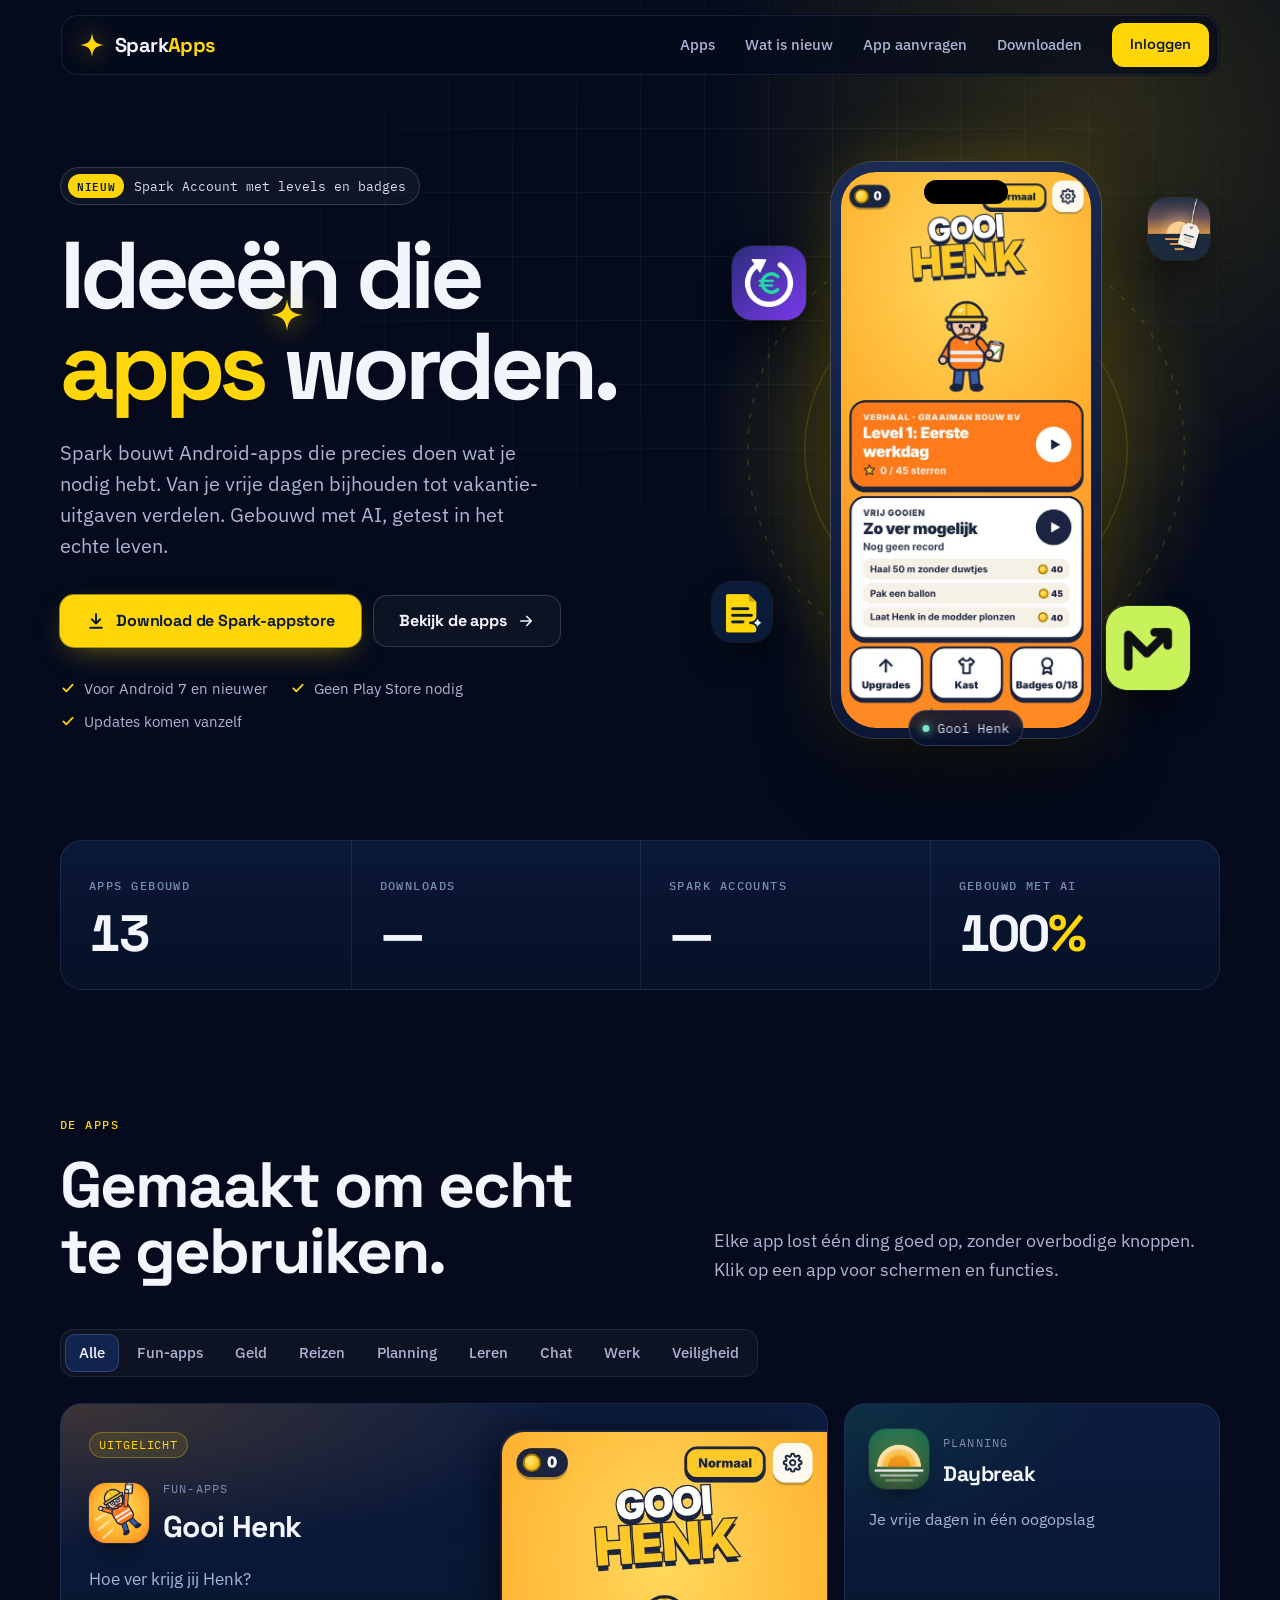
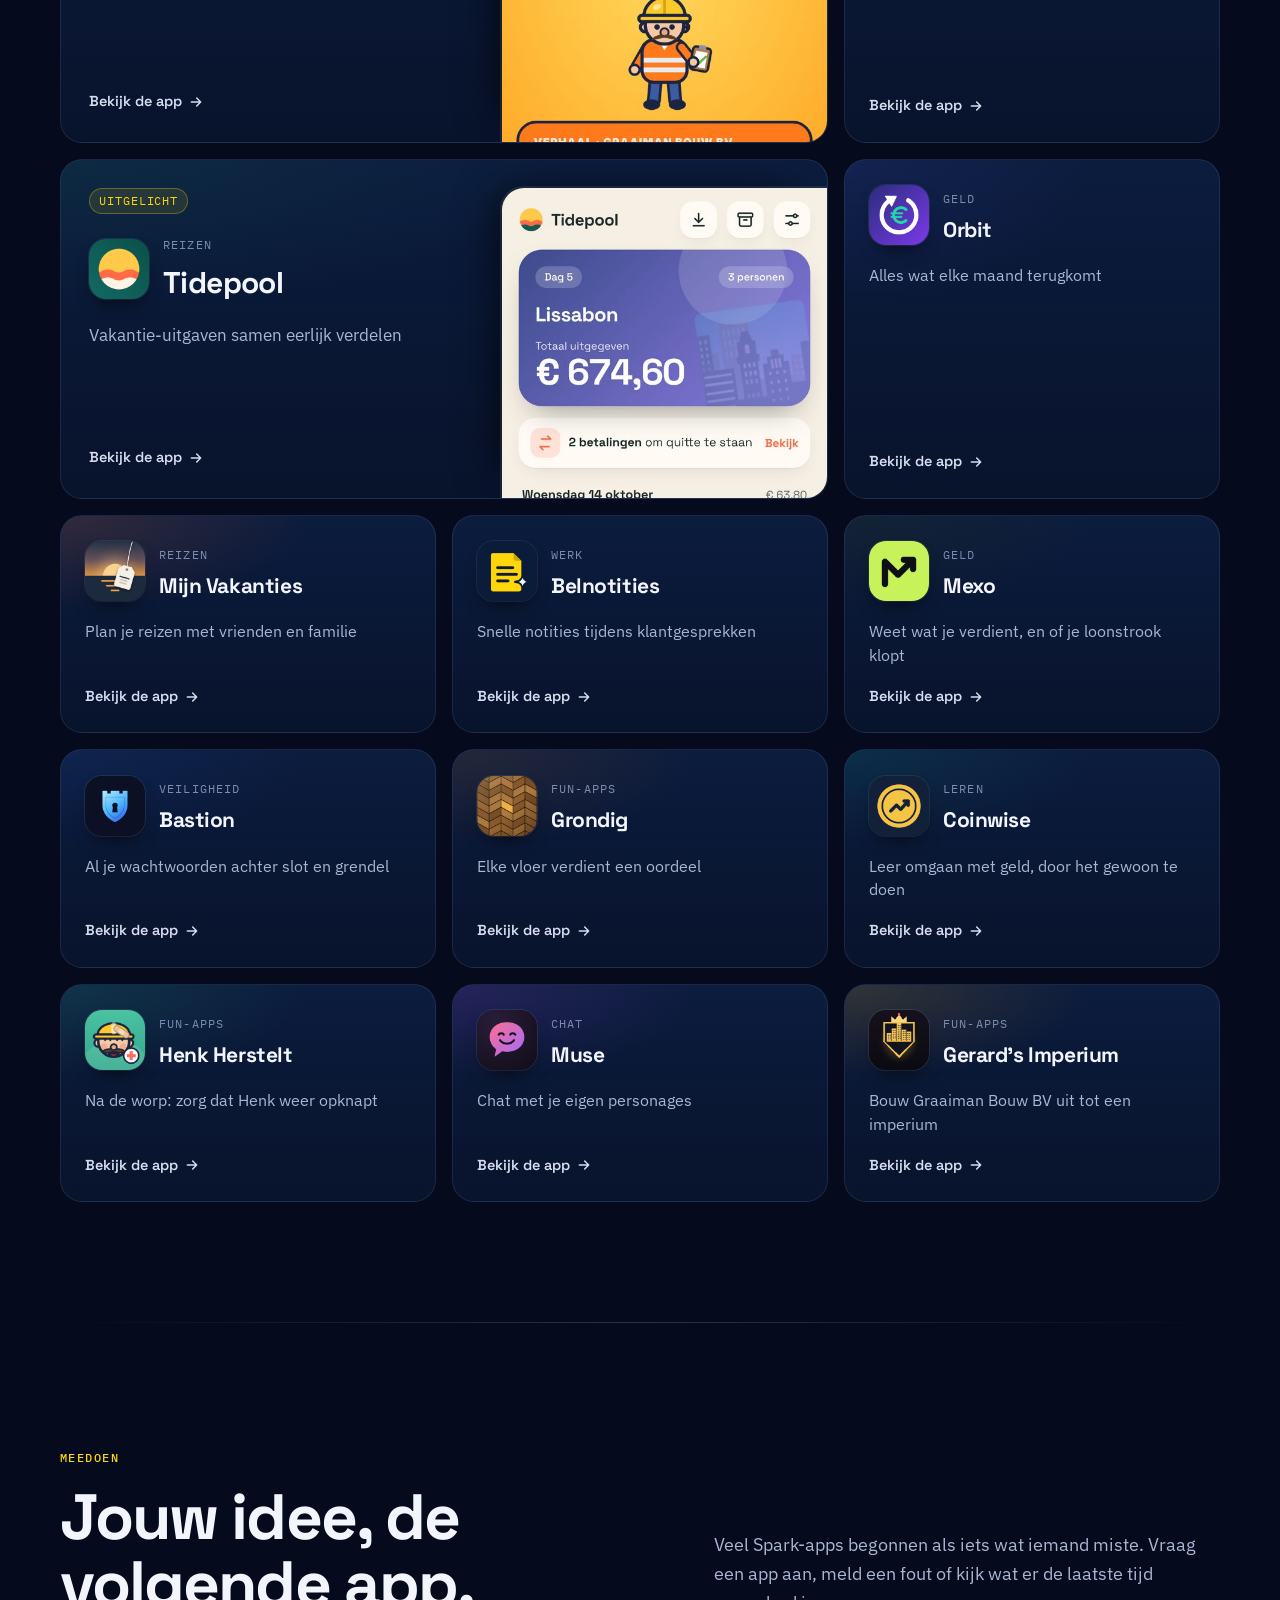
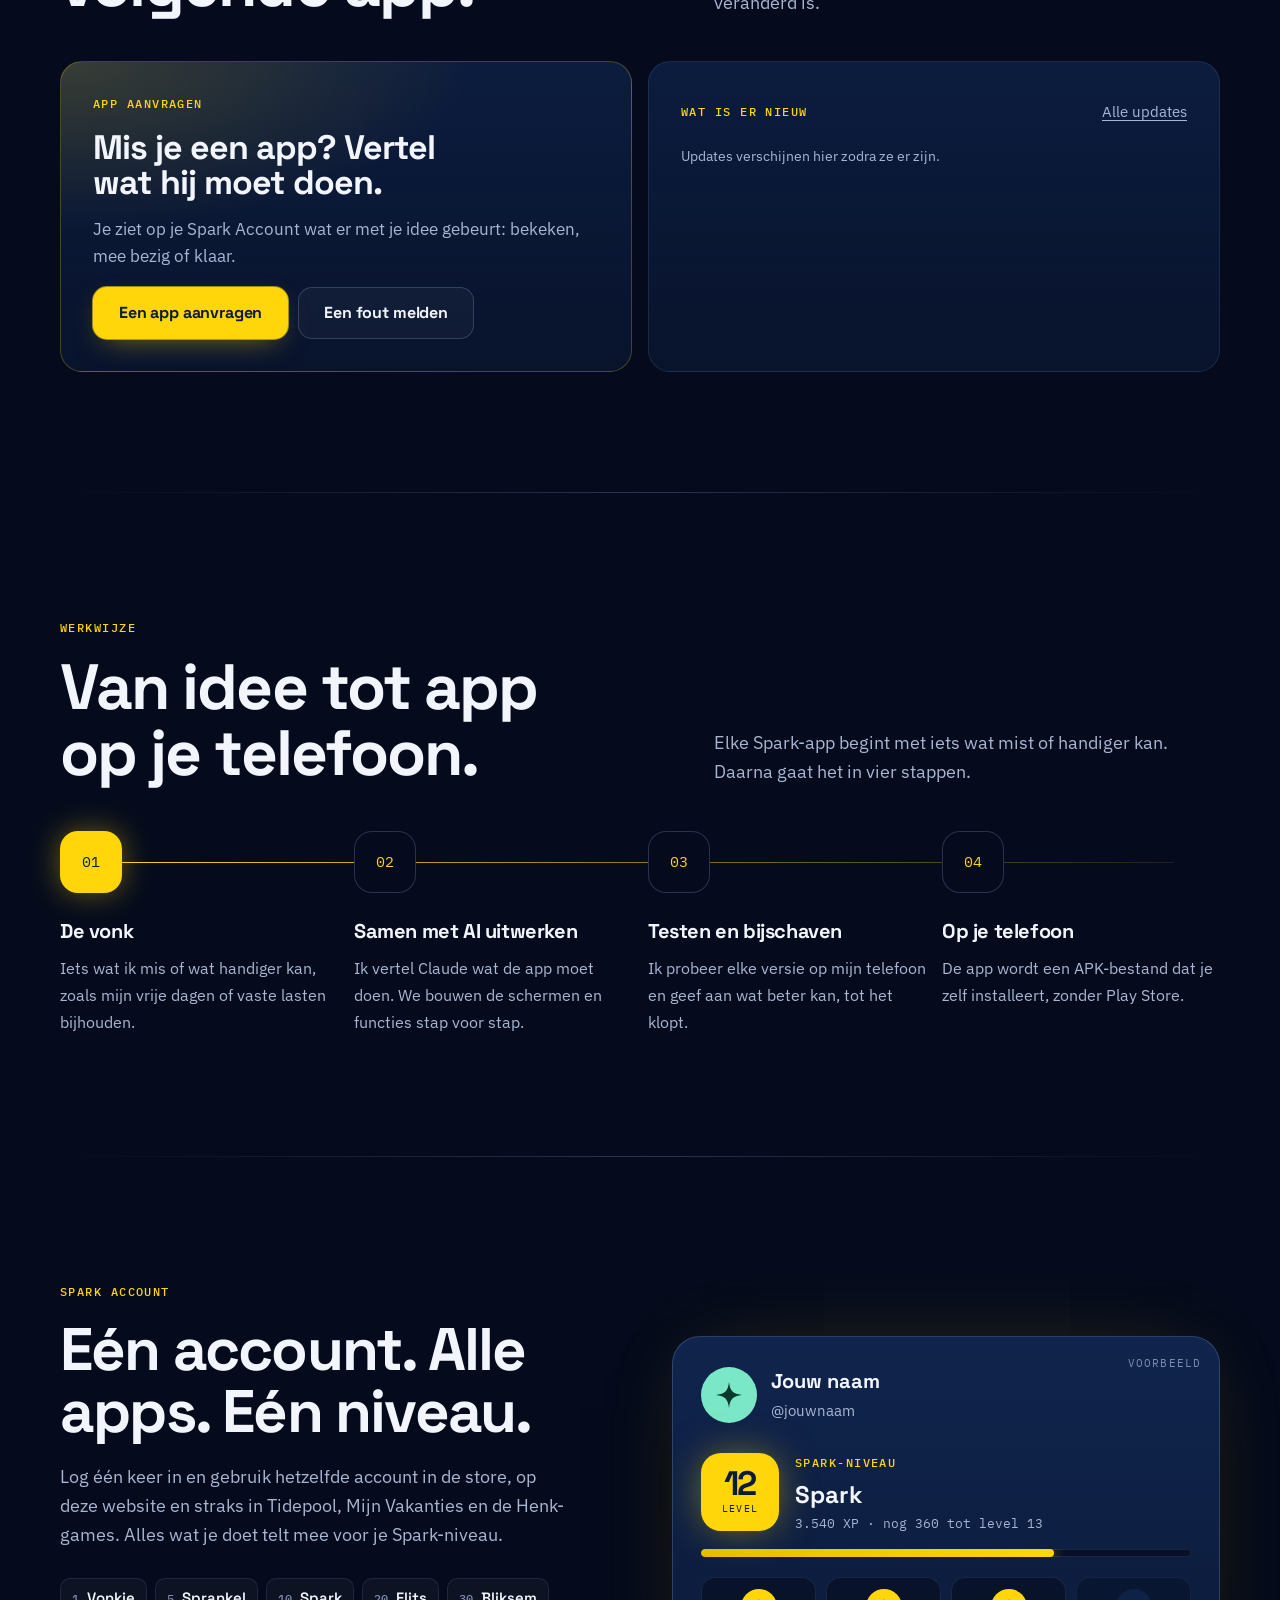
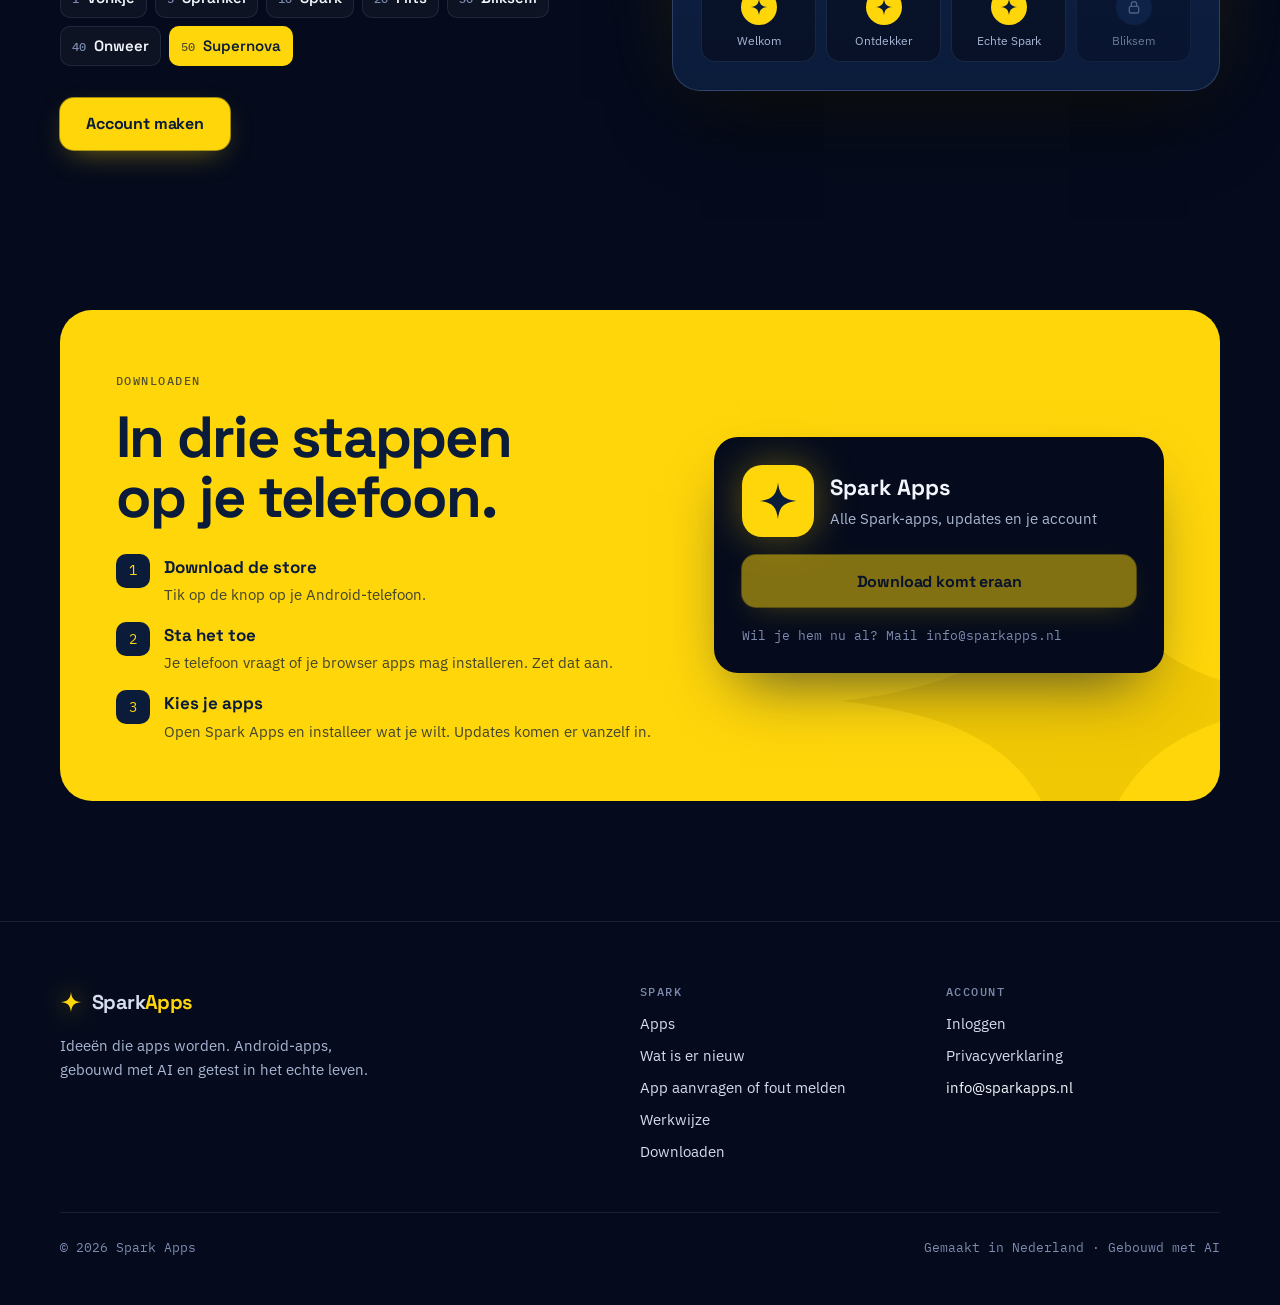
<file: index.html>
<!doctype html>
<html lang="nl">
<head>
<meta charset="utf-8">
<meta name="viewport" content="width=device-width, initial-scale=1, viewport-fit=cover">
<title>Spark Apps</title>
<meta name="description" content="Spark Apps: ideeën die apps worden. Android-apps gebouwd met AI, te downloaden via de Spark-appstore.">
<meta name="theme-color" content="#050B1C">
<meta property="og:title" content="Spark Apps">
<meta property="og:description" content="Ideeën die apps worden. Android-apps gebouwd met AI.">
<link rel="icon" href="data:image/svg+xml,%3Csvg xmlns='http://www.w3.org/2000/svg' viewBox='0 0 100 100'%3E%3Cpath d='M50 4 C54 36 64 46 96 50 C64 54 54 64 50 96 C46 64 36 54 4 50 C36 46 46 36 50 4 Z' fill='%23FFD60A'/%3E%3C/svg%3E">
<link rel="preconnect" href="https://fonts.googleapis.com">
<link rel="preconnect" href="https://fonts.gstatic.com" crossorigin>
<link rel="stylesheet" href="https://fonts.googleapis.com/css2?family=IBM+Plex+Mono:wght@500&family=IBM+Plex+Sans:wght@400;500;600&family=Space+Grotesk:wght@500;600;700&display=swap">
<link rel="stylesheet" href="site.css?v=5">
</head>
<body>

<header class="top" id="top">
  <div class="wrap">
    <div class="bar">
      <a class="logo" href="#" aria-label="Spark Apps, naar de start">
        <svg width="26" height="26" viewBox="0 0 100 100" aria-hidden="true"><path d="M50 4 C54 36 64 46 96 50 C64 54 54 64 50 96 C46 64 36 54 4 50 C36 46 46 36 50 4 Z" fill="#FFD60A"/></svg>
        <span class="lw">Spark<span>Apps</span></span>
      </a>
      <nav class="nav" aria-label="Hoofdmenu">
        <a href="#apps">Apps</a>
        <a href="#nieuw">Wat is nieuw</a>
        <a href="#aanvragen">App aanvragen</a>
        <a href="#download">Downloaden</a>
      </nav>
      <a class="acc-btn out" id="acc-btn" href="#account">Inloggen</a>
    </div>
  </div>
</header>

<!-- ================= HOME ================= -->
<main id="v-home">
  <section class="hero">
    <div class="gridbg" aria-hidden="true"></div>
    <div class="wrap">
      <div>
        <a class="pill" href="#spark-account"><b>Nieuw</b> Spark Account met levels en badges</a>
        <h1>Ideeën die<br><span class="y">apps<svg viewBox="0 0 100 100" aria-hidden="true"><path d="M50 4 C54 36 64 46 96 50 C64 54 54 64 50 96 C46 64 36 54 4 50 C36 46 46 36 50 4 Z" fill="#FFD60A"/></svg></span> worden.</h1>
        <p class="lead">Spark bouwt Android-apps die precies doen wat je nodig hebt. Van je vrije dagen bijhouden tot vakantie-uitgaven verdelen. Gebouwd met AI, getest in het echte leven.</p>
        <div class="ctas">
          <a class="btn" href="#download">
            <svg width="20" height="20" viewBox="0 0 24 24" fill="none" stroke="currentColor" stroke-width="2.4" stroke-linecap="round" stroke-linejoin="round" aria-hidden="true"><path d="M12 4v11M7 10l5 5 5-5M5 20h14"/></svg>
            Download de Spark-appstore
          </a>
          <a class="btn ghost" href="#apps">Bekijk de apps <svg class="arr" width="18" height="18" viewBox="0 0 24 24" fill="none" stroke="currentColor" stroke-width="2.2" stroke-linecap="round" stroke-linejoin="round" aria-hidden="true"><path d="M5 12h14M13 6l6 6-6 6"/></svg></a>
        </div>
        <ul class="trust">
          <li><svg width="16" height="16" viewBox="0 0 24 24" fill="none" stroke="currentColor" stroke-width="2.6" stroke-linecap="round" stroke-linejoin="round" aria-hidden="true"><path d="M5 12.5l4.5 4.5L19 7"/></svg>Voor Android 7 en nieuwer</li>
          <li><svg width="16" height="16" viewBox="0 0 24 24" fill="none" stroke="currentColor" stroke-width="2.6" stroke-linecap="round" stroke-linejoin="round" aria-hidden="true"><path d="M5 12.5l4.5 4.5L19 7"/></svg>Geen Play Store nodig</li>
          <li><svg width="16" height="16" viewBox="0 0 24 24" fill="none" stroke="currentColor" stroke-width="2.6" stroke-linecap="round" stroke-linejoin="round" aria-hidden="true"><path d="M5 12.5l4.5 4.5L19 7"/></svg>Updates komen vanzelf</li>
        </ul>
      </div>
      <div class="stage" id="stage" aria-hidden="true">
        <svg class="burst" viewBox="0 0 200 200"><defs><radialGradient id="g" cx="50%" cy="50%" r="50%"><stop offset="0" stop-color="#FFD60A" stop-opacity=".35"/><stop offset="1" stop-color="#FFD60A" stop-opacity="0"/></radialGradient></defs><circle cx="100" cy="100" r="100" fill="url(#g)"/><g stroke="#FFD60A" stroke-opacity=".18" stroke-width=".6"><circle cx="100" cy="100" r="62" fill="none"/><circle cx="100" cy="100" r="84" fill="none" stroke-dasharray="2 4"/></g></svg>
        <div class="phone"><div class="notch"></div><div class="screen" id="screen"></div></div>
        <div id="floats"></div>
        <div class="caption"><i></i><span id="cap">Spark Apps</span></div>
      </div>
    </div>
  </section>

  <div class="stats" aria-label="Spark in cijfers">
    <div class="wrap">
      <div class="grid">
        <div class="stat"><span class="label">Apps gebouwd</span><b id="st-apps">13</b></div>
        <div class="stat"><span class="label">Downloads</span><b id="st-dl">—</b></div>
        <div class="stat"><span class="label">Spark Accounts</span><b id="st-acc">—</b></div>
        <div class="stat"><span class="label">Gebouwd met AI</span><b>100<em>%</em></b></div>
      </div>
    </div>
  </div>

  <section class="band" id="apps" aria-labelledby="apps-t">
    <div class="wrap">
      <div class="sec-head">
        <div><span class="label">De apps</span><h2 id="apps-t">Gemaakt om echt te gebruiken.</h2></div>
        <p>Elke app lost één ding goed op, zonder overbodige knoppen. Klik op een app voor schermen en functies.</p>
      </div>
      <div class="tabs" id="chips" role="group" aria-label="Filter op soort app"></div>
      <div class="app-grid" id="app-grid"></div>
    </div>
  </section>

  <div class="wrap"><div class="divider"></div></div>

  <section class="band" id="meedoen" aria-labelledby="md-t">
    <div class="wrap">
      <div class="sec-head">
        <div><span class="label">Meedoen</span><h2 id="md-t">Jouw idee, de volgende app.</h2></div>
        <p>Veel Spark-apps begonnen als iets wat iemand miste. Vraag een app aan, meld een fout of kijk wat er de laatste tijd veranderd is.</p>
      </div>
      <div class="md-grid">
        <div class="md-card ask">
          <span class="kicker">App aanvragen</span>
          <h3>Mis je een app? Vertel wat hij moet doen.</h3>
          <p>Je ziet op je Spark Account wat er met je idee gebeurt: bekeken, mee bezig of klaar.</p>
          <div class="row">
            <a class="btn" href="#aanvragen?soort=app">Een app aanvragen</a>
            <a class="btn ghost" href="#aanvragen?soort=fout">Een fout melden</a>
          </div>
        </div>
        <div class="md-card">
          <div class="row" style="justify-content:space-between"><span class="kicker">Wat is er nieuw</span><a class="linkbtn" href="#nieuw">Alle updates</a></div>
          <div id="news-teaser"><p class="small">Even laden…</p></div>
        </div>
      </div>
    </div>
  </section>

  <div class="wrap"><div class="divider"></div></div>

  <section class="band" id="werkwijze" aria-labelledby="hoe-t">
    <div class="wrap">
      <div class="sec-head">
        <div><span class="label">Werkwijze</span><h2 id="hoe-t">Van idee tot app op je telefoon.</h2></div>
        <p>Elke Spark-app begint met iets wat mist of handiger kan. Daarna gaat het in vier stappen.</p>
      </div>
      <ol class="flow" id="build-steps"></ol>
    </div>
  </section>

  <div class="wrap"><div class="divider"></div></div>

  <section class="band" id="spark-account" aria-labelledby="sa-t">
    <div class="wrap acc-split">
      <div>
        <span class="label">Spark Account</span>
        <h2 id="sa-t">Eén account. Alle apps. Eén niveau.</h2>
        <p>Log één keer in en gebruik hetzelfde account in de store, op deze website en straks in Tidepool, Mijn Vakanties en de Henk-games. Alles wat je doet telt mee voor je Spark-niveau.</p>
        <ul class="tiers" aria-label="De niveaus">
          <li><i>1</i>Vonkje</li><li><i>5</i>Sprankel</li><li><i>10</i>Spark</li><li><i>20</i>Flits</li><li><i>30</i>Bliksem</li><li><i>40</i>Onweer</li><li><i>50</i>Supernova</li>
        </ul>
        <a class="btn" href="#account" id="sa-cta">Account maken</a>
      </div>
      <div class="demo" aria-label="Voorbeeld van een Spark-profiel">
        <span class="tag">Voorbeeld</span>
        <div class="who">
          <span class="spa-av" style="width:56px;height:56px;background:#7AE7C7"><svg viewBox="0 0 100 100" width="28" height="28" aria-hidden="true"><path d="M50 4 C54 36 64 46 96 50 C64 54 54 64 50 96 C46 64 36 54 4 50 C36 46 46 36 50 4 Z" fill="#08392C"/></svg></span>
          <div><b>Jouw naam</b><span>@jouwnaam</span></div>
        </div>
        <div class="lv">
          <div class="lvl-num"><b>12</b><span>level</span></div>
          <div><span class="kicker">Spark-niveau</span><div style="font-family:var(--display);font-weight:700;font-size:24px">Spark</div><div style="font-family:var(--mono);font-size:13px;color:var(--muted)">3.540 XP · nog 360 tot level 13</div></div>
        </div>
        <div class="bar"><i style="width:72%"></i></div>
        <div class="badge-row">
          <div><span class="ic"><svg viewBox="0 0 100 100" width="18" height="18" aria-hidden="true"><path d="M50 4 C54 36 64 46 96 50 C64 54 54 64 50 96 C46 64 36 54 4 50 C36 46 46 36 50 4 Z" fill="#0B1B3A"/></svg></span>Welkom</div>
          <div><span class="ic"><svg viewBox="0 0 100 100" width="18" height="18" aria-hidden="true"><path d="M50 4 C54 36 64 46 96 50 C64 54 54 64 50 96 C46 64 36 54 4 50 C36 46 46 36 50 4 Z" fill="#0B1B3A"/></svg></span>Ontdekker</div>
          <div><span class="ic"><svg viewBox="0 0 100 100" width="18" height="18" aria-hidden="true"><path d="M50 4 C54 36 64 46 96 50 C64 54 54 64 50 96 C46 64 36 54 4 50 C36 46 46 36 50 4 Z" fill="#0B1B3A"/></svg></span>Echte Spark</div>
          <div class="off"><span class="ic"><svg width="16" height="16" viewBox="0 0 24 24" fill="none" stroke="currentColor" stroke-width="2" stroke-linecap="round" aria-hidden="true"><rect x="5" y="11" width="14" height="10" rx="2"/><path d="M8 11V8a4 4 0 0 1 8 0v3"/></svg></span>Bliksem</div>
        </div>
      </div>
    </div>
  </section>

  <section class="band" id="download" aria-labelledby="dl-t" style="padding-top:40px">
    <div class="wrap">
      <div class="dl">
        <div>
          <span class="label">Downloaden</span>
          <h2 id="dl-t">In drie stappen op je telefoon.</h2>
          <ol>
            <li><div><b>Download de store</b><span>Tik op de knop op je Android-telefoon.</span></div></li>
            <li><div><b>Sta het toe</b><span>Je telefoon vraagt of je browser apps mag installeren. Zet dat aan.</span></div></li>
            <li><div><b>Kies je apps</b><span>Open Spark Apps en installeer wat je wilt. Updates komen er vanzelf in.</span></div></li>
          </ol>
        </div>
        <div class="store-card">
          <div class="row1">
            <div class="sico"><svg width="40" height="40" viewBox="0 0 100 100" aria-hidden="true"><path d="M50 4 C54 36 64 46 96 50 C64 54 54 64 50 96 C46 64 36 54 4 50 C36 46 46 36 50 4 Z" fill="#0B1B3A"/></svg></div>
            <div><b>Spark Apps</b><span class="sub">Alle Spark-apps, updates en je account</span></div>
          </div>
          <a class="btn full" id="dl-btn" href="#download" aria-disabled="true">Download komt eraan</a>
          <span class="meta" id="dl-meta">Wil je hem nu al? Mail info@sparkapps.nl</span>
        </div>
      </div>
    </div>
  </section>
</main>

<!-- ================= WAT IS ER NIEUW ================= -->
<main id="v-nieuw" class="acc-page sub-page" hidden>
  <div class="gridbg" aria-hidden="true"></div>
  <div class="wrap" id="news-body"></div>
</main>

<!-- ================= AANVRAGEN ================= -->
<main id="v-aanvragen" class="acc-page sub-page" hidden>
  <div class="gridbg" aria-hidden="true"></div>
  <div class="wrap" id="req-body"></div>
</main>

<!-- ================= ACCOUNT ================= -->
<main id="v-account" class="acc-page" hidden>
  <div class="gridbg" aria-hidden="true"></div>
  <div class="wrap" id="acc-body"></div>
</main>

<footer>
  <div class="wrap">
    <div class="cols">
      <div>
        <a class="logo" href="#"><svg width="22" height="22" viewBox="0 0 100 100" aria-hidden="true"><path d="M50 4 C54 36 64 46 96 50 C64 54 54 64 50 96 C46 64 36 54 4 50 C36 46 46 36 50 4 Z" fill="#FFD60A"/></svg><span class="lw">Spark<span>Apps</span></span></a>
        <p class="blurb">Ideeën die apps worden. Android-apps, gebouwd met AI en getest in het echte leven.</p>
      </div>
      <div>
        <h3>Spark</h3>
        <ul><li><a href="#apps">Apps</a></li><li><a href="#nieuw">Wat is er nieuw</a></li><li><a href="#aanvragen">App aanvragen of fout melden</a></li><li><a href="#werkwijze">Werkwijze</a></li><li><a href="#download">Downloaden</a></li></ul>
      </div>
      <div>
        <h3>Account</h3>
        <ul><li><a href="#account">Inloggen</a></li><li><a href="privacy.html">Privacyverklaring</a></li><li><span class="copy">info@sparkapps.nl</span></li></ul>
      </div>
    </div>
    <div class="base"><span>© <span id="year">2026</span> Spark Apps</span><span>Gemaakt in Nederland · Gebouwd met AI</span></div>
  </div>
</footer>

<dialog id="dlg-app" aria-labelledby="dlg-app-t"><div class="dlg" id="dlg-app-body"></div></dialog>
<div class="toast" id="toast" role="status" aria-live="polite"></div>

<script src="apps.js?v=2"></script>
<script src="spark-account.js?v=2"></script>
<script src="site.js?v=4"></script>
</body>
</html>
</file>
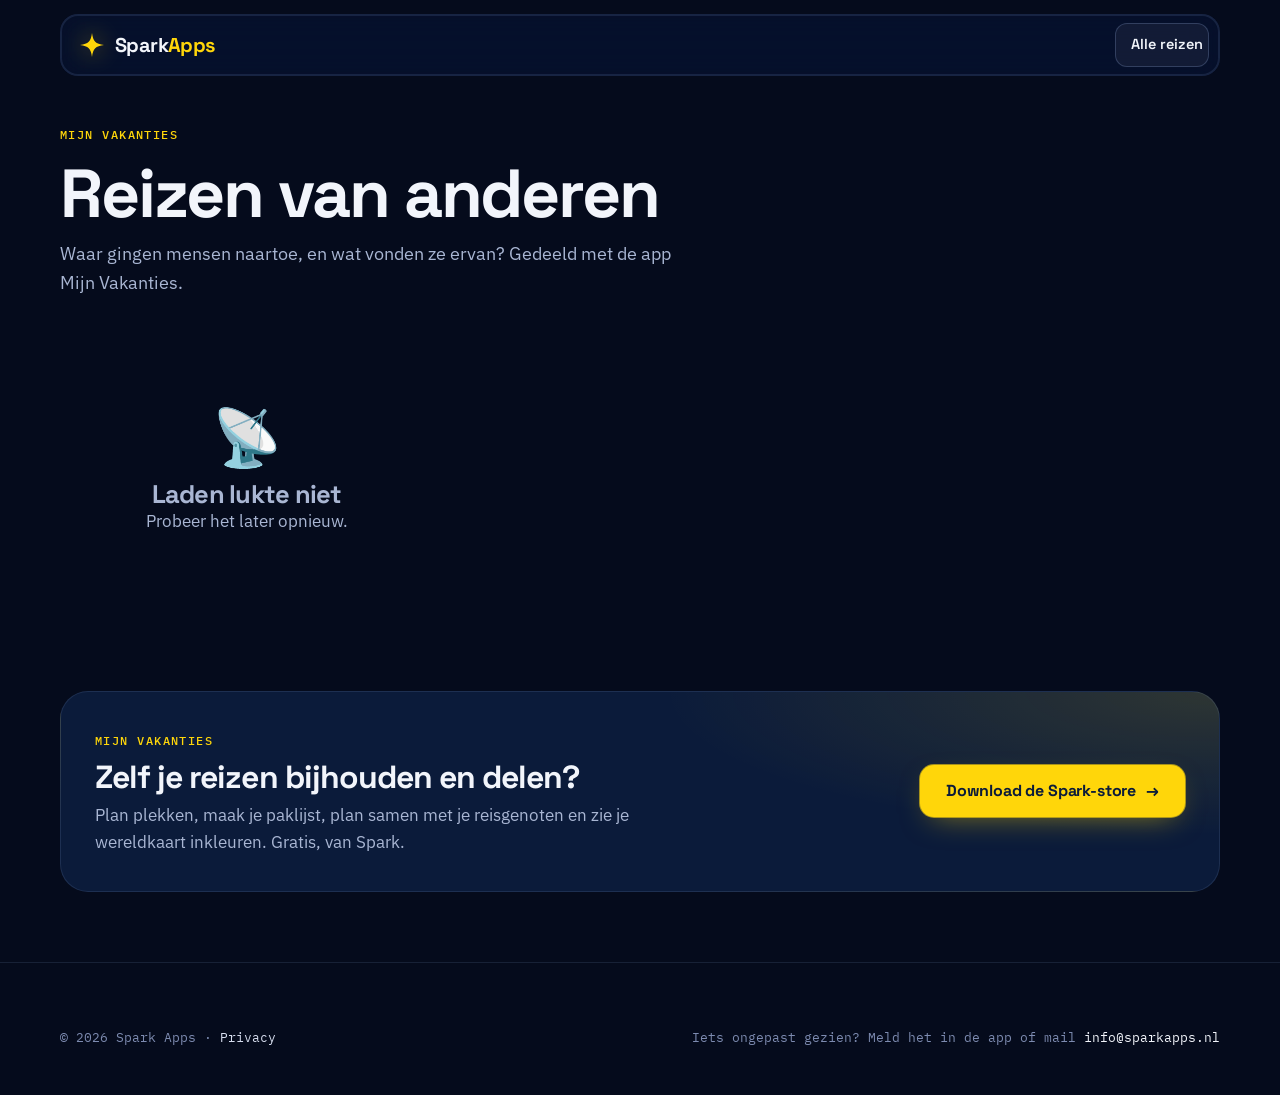
<file: reizen/index.html>
<!doctype html>
<html lang="nl">
<head>
<meta charset="utf-8">
<meta name="viewport" content="width=device-width, initial-scale=1, viewport-fit=cover">
<title>Reizen · Spark Apps</title>
<meta name="description" content="Reizen die mensen delen met Mijn Vakanties: waar ze waren en wat ze ervan vonden.">
<meta property="og:title" content="Reizen · Mijn Vakanties">
<meta property="og:description" content="Bekijk waar ik ben geweest en wat ik ervan vond.">
<link rel="icon" href="data:image/svg+xml,%3Csvg xmlns='http://www.w3.org/2000/svg' viewBox='0 0 100 100'%3E%3Cpath d='M50 4 C54 36 64 46 96 50 C64 54 54 64 50 96 C46 64 36 54 4 50 C36 46 46 36 50 4 Z' fill='%23FFD60A'/%3E%3C/svg%3E">
<link rel="preconnect" href="https://fonts.googleapis.com">
<link rel="preconnect" href="https://fonts.gstatic.com" crossorigin>
<link rel="stylesheet" href="https://fonts.googleapis.com/css2?family=IBM+Plex+Mono:wght@500&family=IBM+Plex+Sans:wght@400;500;600&family=Space+Grotesk:wght@500;600;700&display=swap">
<link rel="stylesheet" href="../site.css?v=3">
<link rel="stylesheet" href="reizen.css?v=1">
</head>
<body>
<header class="top solid" id="top">
  <div class="wrap">
    <div class="bar">
      <a class="logo" href="../">
        <svg width="26" height="26" viewBox="0 0 100 100" aria-hidden="true"><path d="M50 4 C54 36 64 46 96 50 C64 54 54 64 50 96 C46 64 36 54 4 50 C36 46 46 36 50 4 Z" fill="#FFD60A"/></svg>
        <span class="lw">Spark<span>Apps</span></span>
      </a>
      <a class="acc-btn" href="./" style="margin-left:auto">Alle reizen</a>
    </div>
  </div>
</header>

<main class="rz" id="main">
  <div class="wrap"><div class="rz-skel"></div></div>
</main>

<section class="rz-cta">
  <div class="wrap">
    <div class="rz-cta-in">
      <div><span class="kicker">Mijn Vakanties</span><h2>Zelf je reizen bijhouden en delen?</h2>
      <p>Plan plekken, maak je paklijst, plan samen met je reisgenoten en zie je wereldkaart inkleuren. Gratis, van Spark.</p></div>
      <a class="btn" href="../#download">Download de Spark-store <span class="arr">→</span></a>
    </div>
  </div>
</section>

<footer>
  <div class="wrap">
    <div class="base" style="margin-top:0;border-top:0;padding-top:0"><span>© 2026 Spark Apps · <a href="../privacy.html">Privacy</a></span><span>Iets ongepast gezien? Meld het in de app of mail <span class="copy">info@sparkapps.nl</span></span></div>
  </div>
</footer>
<script src="mv-world.js"></script>
<script src="reizen.js?v=1"></script>
</body>
</html>
</file>
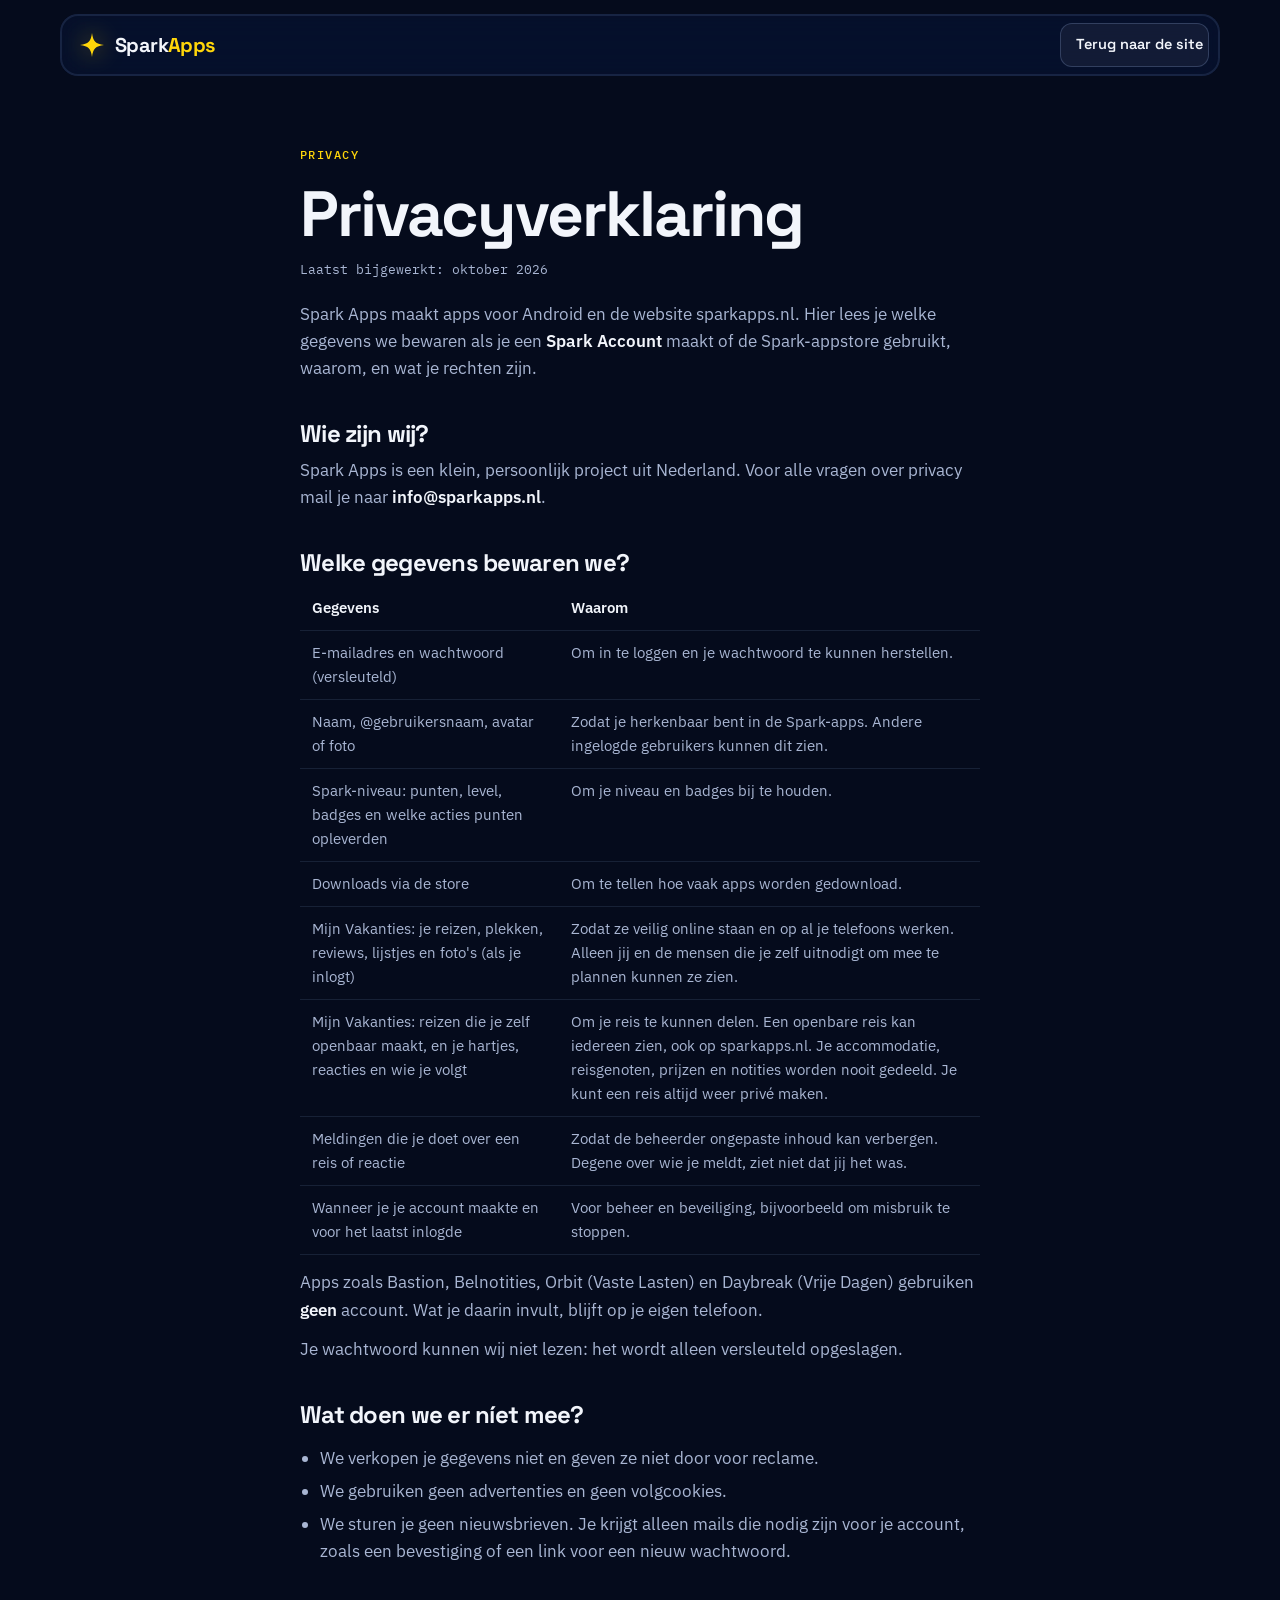
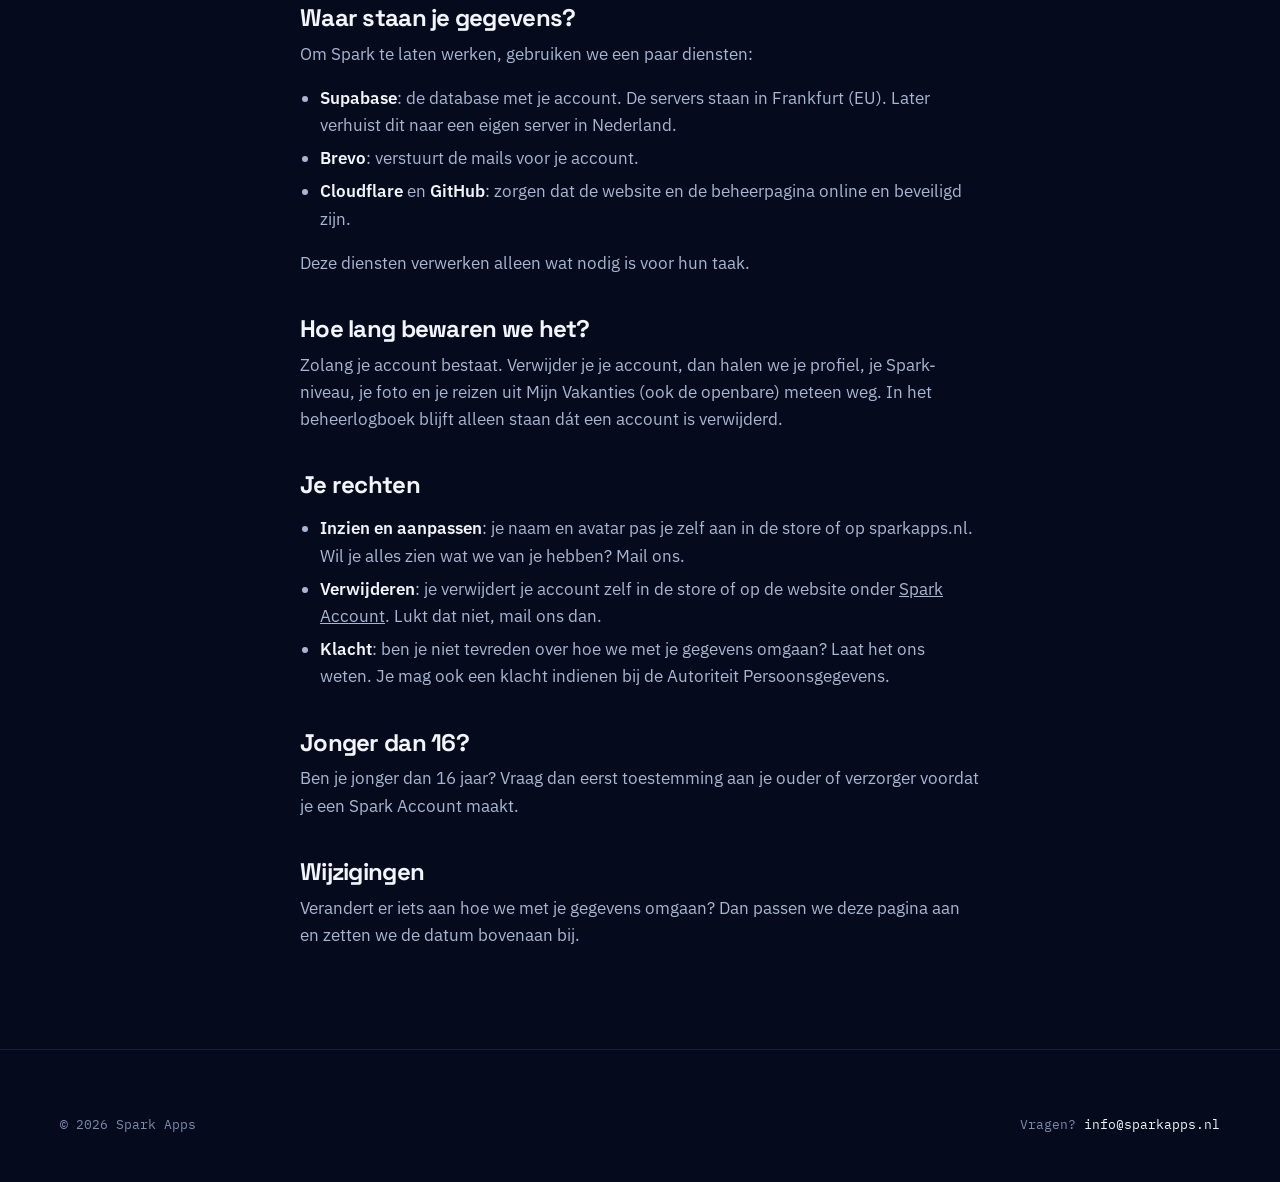
<file: privacy.html>
<!doctype html>
<html lang="nl">
<head>
<meta charset="utf-8">
<meta name="viewport" content="width=device-width, initial-scale=1, viewport-fit=cover">
<title>Privacyverklaring · Spark Apps</title>
<meta name="description" content="Welke gegevens Spark Apps bewaart, waarom, en wat je rechten zijn.">
<link rel="icon" href="data:image/svg+xml,%3Csvg xmlns='http://www.w3.org/2000/svg' viewBox='0 0 100 100'%3E%3Cpath d='M50 4 C54 36 64 46 96 50 C64 54 54 64 50 96 C46 64 36 54 4 50 C36 46 46 36 50 4 Z' fill='%23FFD60A'/%3E%3C/svg%3E">
<link rel="preconnect" href="https://fonts.googleapis.com">
<link rel="preconnect" href="https://fonts.gstatic.com" crossorigin>
<link rel="stylesheet" href="https://fonts.googleapis.com/css2?family=IBM+Plex+Mono:wght@500&family=IBM+Plex+Sans:wght@400;500;600&family=Space+Grotesk:wght@500;600;700&display=swap">
<link rel="stylesheet" href="site.css?v=3">
<style>
  .doc { padding: 140px 0 100px; }
  .doc .wrap { max-width: 720px; }
  .doc h1 { font-size: clamp(40px, 6vw, 64px); margin: 14px 0 12px; }
  .doc h2 { font-size: 24px; margin: 40px 0 10px; }
  .doc p, .doc li { color: var(--muted); }
  .doc p + p { margin-top: 12px; }
  .doc ul { padding-left: 20px; display: flex; flex-direction: column; gap: 6px; }
  .doc strong { color: var(--text); font-weight: 600; }
  .doc table { width: 100%; border-collapse: collapse; font-size: 15px; }
  .doc th, .doc td { text-align: left; padding: 10px 12px; border-bottom: 1px solid var(--line); vertical-align: top; }
  .doc th { color: var(--text); font-weight: 600; }
  .doc td { color: var(--muted); }
  .tbl { overflow-x: auto; margin-top: 10px; }
  .updated { font-family: var(--mono); font-size: 13px; color: var(--faint); }
</style>
</head>
<body>
<header class="top solid" id="top">
  <div class="wrap">
    <div class="bar">
      <a class="logo" href="./">
        <svg width="26" height="26" viewBox="0 0 100 100" aria-hidden="true"><path d="M50 4 C54 36 64 46 96 50 C64 54 54 64 50 96 C46 64 36 54 4 50 C36 46 46 36 50 4 Z" fill="#FFD60A"/></svg>
        <span class="lw">Spark<span>Apps</span></span>
      </a>
      <a class="acc-btn" href="./" style="margin-left:auto">Terug naar de site</a>
    </div>
  </div>
</header>

<main class="doc">
  <div class="wrap">
    <span class="kicker">Privacy</span>
    <h1>Privacyverklaring</h1>
    <p class="updated">Laatst bijgewerkt: oktober 2026</p>

    <p style="margin-top:20px">Spark Apps maakt apps voor Android en de website sparkapps.nl. Hier lees je welke gegevens we bewaren als je een <strong>Spark Account</strong> maakt of de Spark-appstore gebruikt, waarom, en wat je rechten zijn.</p>

    <h2>Wie zijn wij?</h2>
    <p>Spark Apps is een klein, persoonlijk project uit Nederland. Voor alle vragen over privacy mail je naar <strong>info@sparkapps.nl</strong>.</p>

    <h2>Welke gegevens bewaren we?</h2>
    <div class="tbl">
      <table>
        <thead><tr><th scope="col">Gegevens</th><th scope="col">Waarom</th></tr></thead>
        <tbody>
          <tr><td>E-mailadres en wachtwoord (versleuteld)</td><td>Om in te loggen en je wachtwoord te kunnen herstellen.</td></tr>
          <tr><td>Naam, @gebruikersnaam, avatar of foto</td><td>Zodat je herkenbaar bent in de Spark-apps. Andere ingelogde gebruikers kunnen dit zien.</td></tr>
          <tr><td>Spark-niveau: punten, level, badges en welke acties punten opleverden</td><td>Om je niveau en badges bij te houden.</td></tr>
          <tr><td>Downloads via de store</td><td>Om te tellen hoe vaak apps worden gedownload.</td></tr>
          <tr><td>Mijn Vakanties: je reizen, plekken, reviews, lijstjes en foto's (als je inlogt)</td><td>Zodat ze veilig online staan en op al je telefoons werken. Alleen jij en de mensen die je zelf uitnodigt om mee te plannen kunnen ze zien.</td></tr>
          <tr><td>Mijn Vakanties: reizen die je zelf openbaar maakt, en je hartjes, reacties en wie je volgt</td><td>Om je reis te kunnen delen. Een openbare reis kan iedereen zien, ook op sparkapps.nl. Je accommodatie, reisgenoten, prijzen en notities worden nooit gedeeld. Je kunt een reis altijd weer privé maken.</td></tr>
          <tr><td>Meldingen die je doet over een reis of reactie</td><td>Zodat de beheerder ongepaste inhoud kan verbergen. Degene over wie je meldt, ziet niet dat jij het was.</td></tr>
          <tr><td>Wanneer je je account maakte en voor het laatst inlogde</td><td>Voor beheer en beveiliging, bijvoorbeeld om misbruik te stoppen.</td></tr>
        </tbody>
      </table>
    </div>
    <p style="margin-top:14px">Apps zoals Bastion, Belnotities, Orbit (Vaste Lasten) en Daybreak (Vrije Dagen) gebruiken <strong>geen</strong> account. Wat je daarin invult, blijft op je eigen telefoon.</p>
    <p>Je wachtwoord kunnen wij niet lezen: het wordt alleen versleuteld opgeslagen.</p>

    <h2>Wat doen we er níet mee?</h2>
    <ul>
      <li>We verkopen je gegevens niet en geven ze niet door voor reclame.</li>
      <li>We gebruiken geen advertenties en geen volgcookies.</li>
      <li>We sturen je geen nieuwsbrieven. Je krijgt alleen mails die nodig zijn voor je account, zoals een bevestiging of een link voor een nieuw wachtwoord.</li>
    </ul>

    <h2>Waar staan je gegevens?</h2>
    <p>Om Spark te laten werken, gebruiken we een paar diensten:</p>
    <ul>
      <li><strong>Supabase</strong>: de database met je account. De servers staan in Frankfurt (EU). Later verhuist dit naar een eigen server in Nederland.</li>
      <li><strong>Brevo</strong>: verstuurt de mails voor je account.</li>
      <li><strong>Cloudflare</strong> en <strong>GitHub</strong>: zorgen dat de website en de beheerpagina online en beveiligd zijn.</li>
    </ul>
    <p>Deze diensten verwerken alleen wat nodig is voor hun taak.</p>

    <h2>Hoe lang bewaren we het?</h2>
    <p>Zolang je account bestaat. Verwijder je je account, dan halen we je profiel, je Spark-niveau, je foto en je reizen uit Mijn Vakanties (ook de openbare) meteen weg. In het beheerlogboek blijft alleen staan dát een account is verwijderd.</p>

    <h2>Je rechten</h2>
    <ul>
      <li><strong>Inzien en aanpassen</strong>: je naam en avatar pas je zelf aan in de store of op sparkapps.nl. Wil je alles zien wat we van je hebben? Mail ons.</li>
      <li><strong>Verwijderen</strong>: je verwijdert je account zelf in de store of op de website onder <a href="./#account">Spark Account</a>. Lukt dat niet, mail ons dan.</li>
      <li><strong>Klacht</strong>: ben je niet tevreden over hoe we met je gegevens omgaan? Laat het ons weten. Je mag ook een klacht indienen bij de Autoriteit Persoonsgegevens.</li>
    </ul>

    <h2>Jonger dan 16?</h2>
    <p>Ben je jonger dan 16 jaar? Vraag dan eerst toestemming aan je ouder of verzorger voordat je een Spark Account maakt.</p>

    <h2>Wijzigingen</h2>
    <p>Verandert er iets aan hoe we met je gegevens omgaan? Dan passen we deze pagina aan en zetten we de datum bovenaan bij.</p>
  </div>
</main>

<footer>
  <div class="wrap">
    <div class="base" style="margin-top:0;border-top:0;padding-top:0"><span>© 2026 Spark Apps</span><span>Vragen? <span class="copy">info@sparkapps.nl</span></span></div>
  </div>
</footer>
</body>
</html>
</file>
<file: site.css>
/* Layout: donkere merk-look (bewust één thema). Brede banden met een 12-koloms raster; header zweeft als glas.
   Display: Space Grotesk (Spark-merkletter) · Tekst: IBM Plex Sans · Labels/cijfers: IBM Plex Mono */
:root {
  --bg: #050B1C;
  --bg2: #071230;
  --panel: #0B1B3A;
  --panel2: #10244D;
  --line: rgba(150, 175, 230, .13);
  --line2: rgba(150, 175, 230, .24);
  --text: #F2F5FB;
  --soft: #D6DDEE;
  --muted: #A9B6D3;
  --faint: #7D8BB0;
  --spark: #FFD60A;
  --spark-2: #FFE45C;
  --spark-soft: rgba(255, 214, 10, .10);
  --on-spark: #0B1B3A;
  --mint: #7AE7C7;
  --red: #FF8A8A;
  --red-bg: rgba(255, 138, 138, .12);
  --display: 'Space Grotesk', 'Segoe UI', system-ui, sans-serif;
  --body: 'IBM Plex Sans', 'Segoe UI', system-ui, sans-serif;
  --mono: 'IBM Plex Mono', ui-monospace, 'SFMono-Regular', Menlo, monospace;
  --ease: cubic-bezier(.2, .8, .2, 1);
  --r: 22px;
  color-scheme: dark;
}

* { box-sizing: border-box; }
html { scroll-behavior: smooth; scroll-padding-top: 96px; background: var(--bg); }
@media (prefers-reduced-motion: reduce) { html { scroll-behavior: auto; } *, *::before, *::after { animation: none !important; transition: none !important; } }
body { caret-color: transparent; margin: 0; background: var(--bg); color: var(--text); font-family: var(--body); font-size: 17px; line-height: 1.6; -webkit-font-smoothing: antialiased; overflow-x: hidden; }
img { max-width: 100%; display: block; }
a { color: inherit; }
h1, h2, h3 { font-family: var(--display); font-weight: 700; margin: 0; letter-spacing: -.03em; line-height: 1.04; text-wrap: balance; }
p { margin: 0; }
[hidden] { display: none !important; }
input, textarea, select, [contenteditable="true"] { caret-color: var(--spark); }
:focus-visible { outline: 2px solid var(--spark); outline-offset: 3px; border-radius: 8px; }
::selection { background: var(--spark); color: var(--on-spark); }
.wrap { width: 100%; max-width: 1200px; margin: 0 auto; padding-left: max(20px, env(safe-area-inset-left, 0px)); padding-right: max(20px, env(safe-area-inset-right, 0px)); }
.sr-only { position: absolute; width: 1px; height: 1px; overflow: hidden; clip: rect(0 0 0 0); white-space: nowrap; }
.label { font-family: var(--mono); font-size: 12px; font-weight: 500; letter-spacing: .12em; text-transform: uppercase; color: var(--spark); }
.kicker { font-family: var(--mono); font-size: 12px; font-weight: 500; letter-spacing: .12em; text-transform: uppercase; color: var(--spark); }

/* ---------- knoppen ---------- */
.btn { position: relative; display: inline-flex; align-items: center; justify-content: center; gap: 10px; min-height: 52px; padding: 0 26px; border-radius: 14px; border: 0; background: var(--spark); color: var(--on-spark); font: inherit; font-family: var(--display); font-weight: 700; font-size: 16px; letter-spacing: -.01em; text-decoration: none; cursor: pointer; transition: transform .25s var(--ease), box-shadow .25s var(--ease), background .2s; box-shadow: 0 0 0 1px rgba(255, 214, 10, .6), 0 10px 30px -12px rgba(255, 214, 10, .55); }
.btn:hover { transform: translateY(-2px); background: var(--spark-2); box-shadow: 0 0 0 1px rgba(255, 214, 10, .8), 0 16px 40px -12px rgba(255, 214, 10, .7); }
.btn:disabled, .btn[aria-disabled="true"] { opacity: .5; cursor: default; transform: none; }
.btn.ghost { background: rgba(255, 255, 255, .03); color: var(--text); box-shadow: inset 0 0 0 1px var(--line2); }
.btn.ghost:hover { background: rgba(255, 255, 255, .07); box-shadow: inset 0 0 0 1px rgba(150, 175, 230, .4); }
.btn.sm { min-height: 42px; padding: 0 18px; font-size: 14.5px; border-radius: 12px; }
.btn.danger { background: transparent; color: var(--red); box-shadow: inset 0 0 0 1px rgba(255, 138, 138, .5); }
.btn.full { width: 100%; }
.btn .arr { transition: transform .25s var(--ease); }
.btn:hover .arr { transform: translateX(3px); }

/* ---------- header ---------- */
body::before { content: ""; position: fixed; inset: 0 0 auto; height: env(safe-area-inset-top, 0px); z-index: 41; background: var(--bg); }
.top { position: fixed; left: 0; right: 0; top: env(safe-area-inset-top, 0px); z-index: 40; padding-top: 14px; transition: padding .3s var(--ease); }
.top .bar { display: flex; align-items: center; gap: 16px; height: 62px; padding: 0 10px 0 18px; border-radius: 18px; border: 1px solid transparent; transition: background .3s, border-color .3s, backdrop-filter .3s; }
.top.scrolled { padding-top: 10px; }
.top.scrolled .bar, .top.solid .bar { background: rgba(7, 18, 48, .72); border-color: var(--line); backdrop-filter: blur(16px) saturate(140%); -webkit-backdrop-filter: blur(16px) saturate(140%); }
.logo { display: inline-flex; align-items: center; gap: 10px; font-family: var(--display); font-weight: 700; font-size: 20px; text-decoration: none; letter-spacing: -.03em; }
.logo svg { filter: drop-shadow(0 0 12px rgba(255, 214, 10, .6)); }
.logo .lw span { color: var(--spark); }
.nav { display: flex; gap: 2px; margin-left: auto; }
.nav a { padding: 9px 14px; border-radius: 10px; text-decoration: none; color: var(--muted); font-size: 15px; font-weight: 500; transition: color .2s, background .2s; }
.nav a:hover { color: var(--text); background: rgba(255, 255, 255, .05); }
.acc-btn { display: inline-flex; align-items: center; gap: 10px; height: 44px; padding: 0 6px 0 16px; border-radius: 12px; background: rgba(255, 255, 255, .05); box-shadow: inset 0 0 0 1px var(--line2); color: var(--text); font-family: var(--display); font-weight: 600; font-size: 14.5px; text-decoration: none; }
.acc-btn:hover { background: rgba(255, 255, 255, .09); }
.acc-btn.out { padding: 0 18px; background: var(--spark); color: var(--on-spark); box-shadow: none; }
.acc-btn.out:hover { background: var(--spark-2); }
@media (max-width: 860px) { .nav { display: none; } .acc-btn { margin-left: auto; } }

/* ---------- avatar ---------- */
.spa-av { display: inline-flex; align-items: center; justify-content: center; border-radius: 50%; overflow: hidden; flex: none; }
.spa-av img { width: 100%; height: 100%; object-fit: cover; }
.spa-av b { font-weight: 700; line-height: 1; font-family: var(--display); }

/* ---------- achtergrondraster ---------- */
.gridbg { position: absolute; inset: 0; pointer-events: none; background-image: linear-gradient(var(--line) 1px, transparent 1px), linear-gradient(90deg, var(--line) 1px, transparent 1px); background-size: 64px 64px; -webkit-mask-image: radial-gradient(ellipse 70% 60% at 60% 30%, #000 20%, transparent 75%); mask-image: radial-gradient(ellipse 70% 60% at 60% 30%, #000 20%, transparent 75%); opacity: .55; }

/* ---------- hero ---------- */
.hero { position: relative; padding: 150px 0 90px; overflow: hidden; }
.hero::after { content: ""; position: absolute; width: 900px; height: 900px; right: -260px; top: -320px; background: radial-gradient(circle, rgba(255, 214, 10, .16), transparent 60%); pointer-events: none; }
.hero .wrap { position: relative; z-index: 1; display: grid; grid-template-columns: minmax(0, 1.08fr) minmax(0, .92fr); gap: 56px; align-items: center; }
.pill { display: inline-flex; align-items: center; gap: 10px; padding: 7px 14px 7px 8px; border-radius: 99px; background: rgba(255, 255, 255, .04); box-shadow: inset 0 0 0 1px var(--line2); font-family: var(--mono); font-size: 12.5px; color: var(--soft); text-decoration: none; }
.pill b { padding: 3px 9px; border-radius: 99px; background: var(--spark); color: var(--on-spark); font-weight: 600; font-size: 11px; letter-spacing: .06em; text-transform: uppercase; }
.pill:hover { box-shadow: inset 0 0 0 1px rgba(255, 214, 10, .5); }
.hero h1 { font-size: clamp(48px, 7.4vw, 96px); letter-spacing: -.055em; line-height: .96; margin: 26px 0 24px; }
.hero h1 .y { color: var(--spark); position: relative; white-space: nowrap; }
.hero h1 .y svg { position: absolute; right: -.42em; top: -.08em; width: .36em; height: .36em; filter: drop-shadow(0 0 14px rgba(255, 214, 10, .8)); animation: twinkle 3.2s var(--ease) infinite; }
@keyframes twinkle { 0%, 100% { transform: scale(1) rotate(0); opacity: 1; } 50% { transform: scale(.7) rotate(25deg); opacity: .75; } }
.hero .lead { font-size: clamp(18px, 1.7vw, 20px); color: var(--muted); max-width: 40ch; line-height: 1.55; }
.hero .ctas { display: flex; flex-wrap: wrap; gap: 12px; margin-top: 34px; }
.trust { display: flex; flex-wrap: wrap; gap: 10px 22px; margin: 30px 0 0; padding: 0; list-style: none; font-size: 14.5px; color: var(--muted); }
.trust li { display: inline-flex; align-items: center; gap: 8px; }
.trust svg { color: var(--spark); flex: none; }

/* telefoon met schermen */
.stage { position: relative; height: 600px; display: flex; align-items: center; justify-content: center; }
.stage .burst { position: absolute; width: 520px; height: 520px; opacity: .9; animation: spin 60s linear infinite; }
@keyframes spin { to { transform: rotate(360deg); } }
.phone { position: relative; z-index: 2; width: 270px; aspect-ratio: 9 / 19.2; border-radius: 44px; padding: 10px; background: linear-gradient(160deg, #1B2C55, #0A1430); box-shadow: 0 0 0 1px rgba(150, 175, 230, .28), 0 40px 80px -20px rgba(0, 0, 0, .8), 0 0 80px -20px rgba(255, 214, 10, .35); }
.phone .screen { position: relative; width: 100%; height: 100%; border-radius: 35px; overflow: hidden; background: #000; }
.phone .screen img { position: absolute; inset: 0; width: 100%; height: 100%; object-fit: cover; object-position: top; opacity: 0; transform: scale(1.04); transition: opacity .8s var(--ease), transform 1.2s var(--ease); }
.phone .screen img.on { opacity: 1; transform: none; }
.phone .notch { position: absolute; top: 18px; left: 50%; transform: translateX(-50%); width: 84px; height: 24px; border-radius: 99px; background: #000; z-index: 3; }
.float { position: absolute; z-index: 3; width: 74px; height: 74px; border-radius: 20px; overflow: hidden; box-shadow: 0 0 0 1px rgba(255, 255, 255, .08), 0 18px 36px -12px rgba(0, 0, 0, .8); animation: bob 7s var(--ease) infinite alternate; }
.float img { width: 100%; height: 100%; object-fit: cover; }
.float.f1 { left: 4%; top: 16%; }
.float.f2 { right: 2%; top: 8%; width: 62px; height: 62px; animation-delay: -2s; }
.float.f3 { left: 0; bottom: 18%; width: 60px; height: 60px; animation-delay: -4s; }
.float.f4 { right: 6%; bottom: 10%; width: 84px; height: 84px; animation-delay: -1s; }
@keyframes bob { to { transform: translateY(-14px) rotate(3deg); } }
.caption { position: absolute; z-index: 3; bottom: 4px; left: 50%; transform: translateX(-50%); display: inline-flex; align-items: center; gap: 8px; padding: 8px 14px; border-radius: 99px; background: rgba(7, 18, 48, .85); box-shadow: inset 0 0 0 1px var(--line2); font-family: var(--mono); font-size: 12.5px; color: var(--soft); white-space: nowrap; backdrop-filter: blur(8px); }
.caption i { width: 7px; height: 7px; border-radius: 50%; background: var(--mint); box-shadow: 0 0 10px var(--mint); }
@media (max-width: 920px) {
  .hero { padding-top: 120px; }
  .hero .wrap { grid-template-columns: 1fr; gap: 20px; }
  .stage { height: 520px; }
  .stage .burst { width: 420px; height: 420px; }
  .phone { width: 230px; }
}

/* ---------- cijfers ---------- */
.stats { position: relative; }
.stats .grid { display: grid; grid-template-columns: repeat(4, minmax(0, 1fr)); border: 1px solid var(--line); border-radius: var(--r); background: linear-gradient(180deg, rgba(16, 36, 77, .55), rgba(11, 27, 58, .35)); overflow: hidden; }
.stat { padding: 30px 28px; border-left: 1px solid var(--line); }
.stat:first-child { border-left: 0; }
.stat .label { color: var(--faint); }
.stat b { display: block; margin-top: 10px; font-family: var(--display); font-size: clamp(34px, 4vw, 52px); font-weight: 700; letter-spacing: -.04em; line-height: 1; font-variant-numeric: tabular-nums; }
.stat b em { font-style: normal; color: var(--spark); }
@media (max-width: 760px) { .stats .grid { grid-template-columns: repeat(2, minmax(0, 1fr)); } .stat:nth-child(3) { border-left: 0; } .stat:nth-child(n+3) { border-top: 1px solid var(--line); } .stat { padding: 22px 20px; } }

/* ---------- secties ---------- */
section.band { position: relative; padding: 120px 0; }
.sec-head { display: grid; grid-template-columns: minmax(0, 1fr) minmax(0, 1fr); gap: 24px 40px; align-items: end; margin-bottom: 44px; }
.sec-head h2 { font-size: clamp(36px, 5vw, 64px); margin-top: 14px; }
.sec-head p { color: var(--muted); font-size: 18px; max-width: 46ch; justify-self: end; }
@media (max-width: 860px) { .sec-head { grid-template-columns: 1fr; } .sec-head p { justify-self: start; } section.band { padding: 88px 0; } }
.divider { height: 1px; background: linear-gradient(90deg, transparent, var(--line2), transparent); }

/* ---------- apps ---------- */
.tabs { display: inline-flex; flex-wrap: wrap; gap: 4px; padding: 5px; margin-bottom: 26px; border-radius: 14px; background: rgba(255, 255, 255, .03); box-shadow: inset 0 0 0 1px var(--line); }
.chip { min-height: 38px; padding: 0 14px; border-radius: 10px; border: 0; background: transparent; color: var(--muted); font: inherit; font-size: 14.5px; font-weight: 500; cursor: pointer; transition: color .2s, background .2s; }
.chip:hover { color: var(--text); }
.chip[aria-pressed="true"] { background: var(--panel2); color: var(--text); box-shadow: inset 0 0 0 1px var(--line2); }
.app-grid { display: grid; grid-template-columns: repeat(3, minmax(0, 1fr)); grid-auto-flow: dense; gap: 16px; }
@media (max-width: 1000px) { .app-grid { grid-template-columns: repeat(2, minmax(0, 1fr)); } }
@media (max-width: 640px) { .app-grid { grid-template-columns: 1fr; } }
.app-card { --c: #12285A; position: relative; display: flex; flex-direction: column; gap: 18px; padding: 24px; border-radius: var(--r); background: linear-gradient(180deg, rgba(16, 36, 77, .7), rgba(11, 27, 58, .55)); border: 1px solid var(--line); text-align: left; font: inherit; color: inherit; cursor: pointer; overflow: hidden; transition: transform .35s var(--ease), border-color .35s, box-shadow .35s; }
.app-card::before { content: ""; position: absolute; inset: 0; background: radial-gradient(120% 80% at 0% 0%, var(--c), transparent 55%); opacity: .22; transition: opacity .35s; pointer-events: none; }
.app-card:hover { transform: translateY(-4px); border-color: var(--line2); box-shadow: 0 30px 60px -30px rgba(0, 0, 0, .8); }
.app-card:hover::before { opacity: .4; }
.app-card > * { position: relative; }
.app-card .head { display: flex; align-items: center; gap: 14px; }
.app-ico { flex: none; width: 60px; height: 60px; border-radius: 17px; overflow: hidden; display: flex; align-items: center; justify-content: center; box-shadow: 0 0 0 1px rgba(255, 255, 255, .08), 0 10px 20px -10px rgba(0, 0, 0, .8); }
.app-ico img { width: 100%; height: 100%; object-fit: cover; }
.app-card .cat { font-family: var(--mono); font-size: 11.5px; letter-spacing: .1em; text-transform: uppercase; color: var(--faint); }
.app-card b { display: block; font-family: var(--display); font-size: 21px; letter-spacing: -.02em; margin-top: 2px; }
.app-card .s { color: var(--muted); font-size: 15.5px; line-height: 1.5; }
.app-card .more { margin-top: auto; display: inline-flex; align-items: center; gap: 6px; font-family: var(--display); font-weight: 600; font-size: 14.5px; color: var(--soft); }
.app-card .more svg { transition: transform .25s var(--ease); }
.app-card:hover .more svg { transform: translateX(4px); }
/* uitgelicht: twee kolommen breed met scherm */
.app-card.feat { grid-column: span 2; flex-direction: row; align-items: stretch; gap: 24px; padding: 28px 0 0 28px; height: 340px; }
.app-card.feat .txt { display: flex; flex-direction: column; gap: 16px; flex: 1 1 0; min-width: 0; padding-bottom: 28px; }
.app-card.feat b { font-size: 30px; }
.app-card.feat .s { font-size: 16.5px; max-width: 34ch; }
.app-card.feat .shot { flex: none; width: 44%; height: 100%; overflow: hidden; border-radius: 22px 0 0 0; box-shadow: -1px -1px 0 1px rgba(255, 255, 255, .08), -20px -10px 40px -16px rgba(0, 0, 0, .7); transition: transform .5s var(--ease); }
.app-card.feat:hover .shot { transform: translateY(-6px); }
.app-card.feat .shot img { width: 100%; height: auto; }
.feat-tag { align-self: flex-start; display: inline-flex; align-items: center; gap: 6px; padding: 4px 10px; border-radius: 99px; background: var(--spark-soft); color: var(--spark); font-family: var(--mono); font-size: 11.5px; letter-spacing: .08em; text-transform: uppercase; box-shadow: inset 0 0 0 1px rgba(255, 214, 10, .3); }
@media (max-width: 640px) { .app-card.feat { grid-column: auto; flex-direction: column; padding: 24px 24px 0; } .app-card.feat { height: auto; } .app-card.feat .shot { width: 72%; height: 260px; align-self: center; border-radius: 20px 20px 0 0; } }

/* ---------- werkwijze ---------- */
.flow { position: relative; display: grid; grid-template-columns: repeat(4, minmax(0, 1fr)); gap: 16px; list-style: none; margin: 0; padding: 0; counter-reset: s; }
.flow::before { content: ""; position: absolute; left: 4%; right: 4%; top: 31px; height: 1px; background: linear-gradient(90deg, var(--spark), rgba(255, 214, 10, .1)); }
.flow li { position: relative; counter-increment: s; }
.flow .num { position: relative; z-index: 1; display: flex; align-items: center; justify-content: center; width: 62px; height: 62px; border-radius: 18px; background: var(--bg); box-shadow: inset 0 0 0 1px var(--line2); font-family: var(--mono); font-size: 15px; color: var(--spark); margin-bottom: 22px; }
.flow .num::before { content: "0" counter(s); }
.flow li:first-child .num { background: var(--spark); color: var(--on-spark); box-shadow: 0 0 30px rgba(255, 214, 10, .4); }
.flow b { display: block; font-family: var(--display); font-size: 20px; letter-spacing: -.02em; margin-bottom: 8px; }
.flow span { color: var(--muted); font-size: 15.5px; }
@media (max-width: 860px) { .flow { grid-template-columns: 1fr; gap: 26px; } .flow::before { left: 31px; right: auto; top: 10px; bottom: 10px; width: 1px; height: auto; background: linear-gradient(180deg, var(--spark), rgba(255, 214, 10, .1)); } .flow li { display: grid; grid-template-columns: 62px 1fr; gap: 0 18px; } .flow .num { margin: 0; grid-row: span 2; } }

/* ---------- Spark Account ---------- */
.acc-split { display: grid; grid-template-columns: minmax(0, 1fr) minmax(0, 1fr); gap: 64px; align-items: center; }
.acc-split h2 { font-size: clamp(36px, 5vw, 60px); margin: 14px 0 20px; }
.acc-split > div > p { color: var(--muted); font-size: 18px; max-width: 46ch; }
.tiers { display: flex; flex-wrap: wrap; gap: 8px; margin: 28px 0 32px; padding: 0; list-style: none; }
.tiers li { display: inline-flex; align-items: baseline; gap: 8px; padding: 8px 12px; border-radius: 10px; background: rgba(255, 255, 255, .03); box-shadow: inset 0 0 0 1px var(--line); font-family: var(--display); font-weight: 600; font-size: 15px; }
.tiers li i { font-style: normal; font-family: var(--mono); font-size: 11.5px; color: var(--faint); font-weight: 500; }
.tiers li:last-child { background: var(--spark); color: var(--on-spark); box-shadow: none; }
.tiers li:last-child i { color: var(--on-spark); opacity: .7; }
.demo { position: relative; padding: 28px; border-radius: 28px; background: linear-gradient(180deg, var(--panel2), var(--panel)); border: 1px solid var(--line2); box-shadow: 0 40px 80px -30px rgba(0, 0, 0, .8), 0 0 80px -30px rgba(255, 214, 10, .25); }
.demo .tag { position: absolute; top: 18px; right: 18px; font-family: var(--mono); font-size: 11px; letter-spacing: .1em; text-transform: uppercase; color: var(--faint); }
.demo .who { display: flex; align-items: center; gap: 14px; }
.demo .who b { display: block; font-family: var(--display); font-size: 20px; }
.demo .who span { color: var(--muted); font-size: 14.5px; }
.demo .lv { display: flex; align-items: center; gap: 16px; margin: 24px 0 14px; }
.demo .badge-row { display: flex; gap: 10px; margin-top: 20px; }
.demo .badge-row div { flex: 1; display: flex; flex-direction: column; align-items: center; gap: 6px; padding: 12px 6px; border-radius: 14px; background: rgba(5, 11, 28, .6); box-shadow: inset 0 0 0 1px var(--line); font-size: 12px; color: var(--muted); text-align: center; }
.demo .badge-row .ic { width: 36px; height: 36px; border-radius: 50%; background: var(--spark); display: flex; align-items: center; justify-content: center; }
.demo .badge-row .off .ic { background: var(--panel2); color: var(--faint); }
.demo .badge-row .off { opacity: .6; }
@media (max-width: 920px) { .acc-split { grid-template-columns: 1fr; gap: 40px; } }

/* ---------- download ---------- */
.dl { position: relative; display: grid; grid-template-columns: minmax(0, 1.1fr) minmax(0, .9fr); gap: 48px; padding: 56px; border-radius: 32px; background: var(--spark); color: var(--on-spark); overflow: hidden; }
.dl::after { content: ""; position: absolute; right: -120px; bottom: -160px; width: 520px; height: 520px; background: url("data:image/svg+xml,%3Csvg xmlns='http://www.w3.org/2000/svg' viewBox='0 0 100 100'%3E%3Cpath d='M50 4 C54 36 64 46 96 50 C64 54 54 64 50 96 C46 64 36 54 4 50 C36 46 46 36 50 4 Z' fill='%23E6BE00'/%3E%3C/svg%3E") center / contain no-repeat; opacity: .55; pointer-events: none; }
.dl > * { position: relative; z-index: 1; }
.dl .label { color: rgba(11, 27, 58, .7); }
.dl h2 { font-size: clamp(36px, 4.6vw, 58px); margin: 14px 0 26px; }
.dl ol { list-style: none; margin: 0; padding: 0; display: flex; flex-direction: column; gap: 14px; counter-reset: d; }
.dl ol li { display: grid; grid-template-columns: 34px 1fr; gap: 14px; align-items: start; counter-increment: d; }
.dl ol li::before { content: counter(d); display: flex; align-items: center; justify-content: center; width: 34px; height: 34px; border-radius: 10px; background: var(--on-spark); color: var(--spark); font-family: var(--mono); font-size: 14px; }
.dl ol b { display: block; font-family: var(--display); font-size: 17px; }
.dl ol span { font-size: 15px; color: rgba(11, 27, 58, .78); }
.store-card { align-self: center; display: flex; flex-direction: column; gap: 18px; padding: 28px; border-radius: 24px; background: var(--bg); color: var(--text); box-shadow: 0 30px 60px -24px rgba(11, 27, 58, .7); }
.store-card .row1 { display: flex; align-items: center; gap: 16px; }
.store-card .sico { width: 72px; height: 72px; border-radius: 20px; background: var(--spark); display: flex; align-items: center; justify-content: center; box-shadow: 0 0 40px rgba(255, 214, 10, .35); flex: none; }
.store-card b { display: block; font-family: var(--display); font-size: 22px; }
.store-card .sub { color: var(--muted); font-size: 14.5px; }
.store-card .meta { font-family: var(--mono); font-size: 12.5px; color: var(--faint); }
@media (max-width: 920px) { .dl { grid-template-columns: 1fr; padding: 34px 24px; gap: 32px; } }

/* ---------- footer ---------- */
footer { border-top: 1px solid var(--line); padding: 64px 0 48px; color: var(--muted); font-size: 15px; }
footer .cols { display: grid; grid-template-columns: minmax(0, 2fr) repeat(2, minmax(0, 1fr)); gap: 32px; }
footer h3 { font-family: var(--mono); font-size: 12px; font-weight: 500; letter-spacing: .12em; text-transform: uppercase; color: var(--faint); margin-bottom: 14px; }
footer ul { list-style: none; margin: 0; padding: 0; display: flex; flex-direction: column; gap: 8px; }
footer a { color: var(--soft); text-decoration: none; }
footer a:hover { color: var(--spark); }
footer .blurb { max-width: 36ch; margin-top: 14px; }
footer .copy { user-select: all; color: var(--text); }
footer .base { display: flex; flex-wrap: wrap; justify-content: space-between; gap: 12px; margin-top: 48px; padding-top: 24px; border-top: 1px solid var(--line); font-family: var(--mono); font-size: 12.5px; color: var(--faint); }
@media (max-width: 760px) { footer .cols { grid-template-columns: 1fr 1fr; } footer .cols > :first-child { grid-column: 1 / -1; } }

/* ---------- app-dialoog ---------- */
dialog { border: 0; padding: 0; border-radius: 28px; width: min(760px, calc(100vw - 24px)); max-height: calc(100vh - 32px); background: var(--panel); color: var(--text); box-shadow: 0 0 0 1px var(--line2), 0 40px 80px -20px rgba(0, 0, 0, .9); }
dialog::backdrop { background: rgba(2, 5, 14, .75); backdrop-filter: blur(6px); }
.dlg { display: flex; flex-direction: column; }
.dlg-hero { position: relative; display: flex; align-items: center; gap: 20px; padding: 30px 30px 26px; color: #fff; overflow: hidden; }
.dlg-hero .app-ico { width: 88px; height: 88px; border-radius: 24px; }
.dlg-hero h2 { font-size: 34px; }
.dlg-hero span { font-family: var(--mono); font-size: 13px; opacity: .85; }
.dlg-x { margin-left: auto; align-self: flex-start; width: 44px; height: 44px; border-radius: 12px; border: 0; background: rgba(255, 255, 255, .16); color: #fff; cursor: pointer; display: flex; align-items: center; justify-content: center; flex: none; }
.dlg-x:hover { background: rgba(255, 255, 255, .26); }
.dlg-body { padding: 26px 30px 30px; display: flex; flex-direction: column; gap: 20px; }
.dlg-body h3 { font-size: 22px; }
.dlg-body p { color: var(--muted); }
.shots { display: flex; gap: 12px; overflow-x: auto; padding-bottom: 8px; scroll-snap-type: x mandatory; }
.shots img { flex: none; height: 320px; border-radius: 18px; box-shadow: 0 0 0 1px var(--line2); scroll-snap-align: start; }
.feats { display: grid; grid-template-columns: repeat(auto-fill, minmax(230px, 1fr)); gap: 10px; list-style: none; padding: 0; margin: 0; }
.feats li { display: flex; gap: 10px; align-items: flex-start; font-size: 15px; color: var(--soft); }
.feats li svg { flex: none; margin-top: 4px; color: var(--spark); }

/* ---------- account-pagina ---------- */
.acc-page { position: relative; padding: 130px 0 100px; min-height: 80vh; }
.acc-page .wrap { position: relative; max-width: 680px; display: flex; flex-direction: column; gap: 16px; }
.panel { padding: 30px; border-radius: 24px; background: linear-gradient(180deg, rgba(16, 36, 77, .75), rgba(11, 27, 58, .6)); border: 1px solid var(--line); display: flex; flex-direction: column; gap: 16px; }
.panel h1 { font-size: clamp(32px, 5vw, 44px); }
.panel h2 { font-size: 22px; }
.panel > p { color: var(--muted); }
.seg { display: flex; gap: 4px; padding: 5px; border-radius: 14px; background: rgba(5, 11, 28, .6); box-shadow: inset 0 0 0 1px var(--line); }
.seg button { flex: 1; min-height: 42px; border: 0; border-radius: 10px; background: transparent; color: var(--muted); font: inherit; font-family: var(--display); font-weight: 600; font-size: 15px; cursor: pointer; }
.seg button[aria-selected="true"] { background: var(--spark); color: var(--on-spark); }
.field { display: flex; flex-direction: column; gap: 8px; }
.field > span { font-size: 14px; font-weight: 600; color: var(--soft); }
.field small { font-size: 13px; color: var(--faint); }
.field small.ok { color: var(--mint); }
.field small.bad { color: var(--red); }
.inp { width: 100%; height: 52px; border-radius: 12px; border: 0; box-shadow: inset 0 0 0 1px var(--line2); background: rgba(5, 11, 28, .6); color: var(--text); font: inherit; font-size: 16px; padding: 0 16px; transition: box-shadow .2s; }
.inp:focus { outline: none; box-shadow: inset 0 0 0 2px var(--spark); }
.un { position: relative; }
.un i { position: absolute; left: 16px; top: 50%; transform: translateY(-50%); font-style: normal; color: var(--faint); }
.un .inp { padding-left: 32px; }
.err { padding: 12px 14px; border-radius: 12px; background: var(--red-bg); color: var(--red); font-size: 14.5px; }
.okmsg { display: flex; gap: 10px; align-items: center; padding: 14px 16px; border-radius: 14px; background: rgba(122, 231, 199, .1); box-shadow: inset 0 0 0 1px rgba(122, 231, 199, .3); color: var(--mint); font-size: 15px; }
.linkbtn { align-self: flex-start; border: 0; background: none; padding: 6px 0; color: var(--muted); font: inherit; font-size: 14.5px; text-decoration: underline; text-underline-offset: 3px; cursor: pointer; }
.linkbtn:hover { color: var(--text); }
.small { font-size: 13.5px; color: var(--faint); }
.small a { color: var(--soft); }
.me { display: flex; align-items: center; gap: 20px; }
.me h1 { font-size: 34px; overflow-wrap: anywhere; }
.me .handle { color: var(--muted); font-family: var(--mono); font-size: 14px; margin-top: 4px; }
.pills { display: flex; flex-wrap: wrap; gap: 6px; margin-top: 10px; }
.pills .p { padding: 4px 10px; border-radius: 8px; background: var(--spark-soft); color: var(--spark); font-family: var(--mono); font-size: 12px; box-shadow: inset 0 0 0 1px rgba(255, 214, 10, .3); }
.pills .p.y { background: var(--spark); color: var(--on-spark); box-shadow: none; }
.av-grid { display: grid; grid-template-columns: repeat(auto-fill, minmax(58px, 1fr)); gap: 8px; }
.av-pick { height: 62px; border-radius: 16px; border: 0; background: transparent; box-shadow: inset 0 0 0 2px transparent; cursor: pointer; display: flex; align-items: center; justify-content: center; padding: 0; }
.av-pick[aria-pressed="true"] { box-shadow: inset 0 0 0 2px var(--spark); }
.row { display: flex; gap: 10px; align-items: center; flex-wrap: wrap; }
.row .inp { flex: 1 1 220px; min-width: 0; }
.info { display: flex; flex-direction: column; gap: 12px; }
.info div { display: flex; justify-content: space-between; gap: 12px; font-size: 15px; }
.info span { color: var(--muted); }
.info b { text-align: right; overflow-wrap: anywhere; min-width: 0; font-weight: 600; }
.lvl-top { display: flex; align-items: center; gap: 18px; }
.lvl-num { flex: none; width: 78px; height: 78px; border-radius: 20px; background: var(--spark); color: var(--on-spark); display: flex; flex-direction: column; align-items: center; justify-content: center; box-shadow: 0 0 40px -6px rgba(255, 214, 10, .55); }
.lvl-num b { font-family: var(--display); font-size: 34px; line-height: 1; letter-spacing: -.04em; }
.lvl-num span { font-family: var(--mono); font-size: 10px; letter-spacing: .14em; text-transform: uppercase; }
.lvl-top b.name { font-family: var(--display); font-size: 24px; letter-spacing: -.02em; }
.lvl-top .sub { color: var(--muted); font-family: var(--mono); font-size: 13px; margin-top: 2px; }
.bar { height: 8px; border-radius: 99px; background: rgba(5, 11, 28, .7); box-shadow: inset 0 0 0 1px var(--line); overflow: hidden; }
.bar i { display: block; height: 100%; background: linear-gradient(90deg, #E6BE00, var(--spark)); border-radius: inherit; box-shadow: 0 0 14px rgba(255, 214, 10, .6); }
.bdgs { display: grid; grid-template-columns: repeat(auto-fill, minmax(140px, 1fr)); gap: 10px; }
.bdg { padding: 16px 10px; border-radius: 16px; background: rgba(5, 11, 28, .55); box-shadow: inset 0 0 0 1px var(--line); text-align: center; display: flex; flex-direction: column; align-items: center; gap: 4px; opacity: .5; }
.bdg.on { opacity: 1; box-shadow: inset 0 0 0 1px rgba(255, 214, 10, .45); }
.bdg .ic { width: 42px; height: 42px; border-radius: 50%; background: var(--panel2); color: var(--faint); display: flex; align-items: center; justify-content: center; margin-bottom: 4px; }
.bdg.on .ic { background: var(--spark); box-shadow: 0 0 20px rgba(255, 214, 10, .35); }
.bdg b { font-family: var(--display); font-size: 14px; }
.bdg span { font-size: 12px; color: var(--faint); line-height: 1.35; }

.toast { position: fixed; left: 50%; bottom: max(24px, env(safe-area-inset-bottom, 0px)); transform: translate(-50%, 20px); padding: 12px 20px; border-radius: 14px; background: var(--text); color: var(--bg); font-family: var(--display); font-size: 15px; font-weight: 600; opacity: 0; pointer-events: none; transition: all .3s var(--ease); z-index: 60; max-width: calc(100vw - 32px); text-align: center; }
.toast.on { opacity: 1; transform: translate(-50%, 0); }

/* ---------- binnenkomen ---------- */
.reveal { opacity: 1; transform: none; transition: opacity .8s var(--ease), transform .8s var(--ease); }
.js .reveal.pending { opacity: .001; transform: translateY(18px); }

/* ---------- meedoen (home) ---------- */
.md-grid { display: grid; grid-template-columns: minmax(0, 1fr) minmax(0, 1fr); gap: 16px; }
.md-card { display: flex; flex-direction: column; gap: 16px; padding: 32px; border-radius: var(--r); background: linear-gradient(180deg, rgba(16, 36, 77, .7), rgba(11, 27, 58, .55)); border: 1px solid var(--line); }
.md-card h3 { font-size: clamp(26px, 3vw, 34px); }
.md-card p { color: var(--muted); }
.md-card.ask { background: radial-gradient(120% 90% at 0% 0%, rgba(255, 214, 10, .18), transparent 60%), linear-gradient(180deg, rgba(16, 36, 77, .7), rgba(11, 27, 58, .55)); border-color: rgba(255, 214, 10, .25); }
.md-card.ask .row { margin-top: auto; }
@media (max-width: 860px) { .md-grid { grid-template-columns: 1fr; } .md-card { padding: 24px; } }

/* ---------- updates ---------- */
.upd-list { list-style: none; margin: 0; padding: 0; display: flex; flex-direction: column; }
.upd { display: grid; grid-template-columns: 48px minmax(0, 1fr); gap: 14px; padding: 14px 0; border-top: 1px solid var(--line); }
.upd:first-child { border-top: 0; padding-top: 4px; }
.upd .app-ico { border-radius: 14px; }
.upd-head { display: flex; flex-wrap: wrap; align-items: baseline; gap: 6px 10px; }
.upd-head b { font-family: var(--display); font-size: 17px; }
.upd .ver { font-family: var(--mono); font-size: 12px; padding: 2px 8px; border-radius: 8px; background: var(--spark-soft); color: var(--spark); box-shadow: inset 0 0 0 1px rgba(255, 214, 10, .3); }
.upd .when { font-family: var(--mono); font-size: 12px; color: var(--faint); margin-left: auto; }
.upd p { color: var(--muted); font-size: 15px; white-space: pre-line; margin-top: 4px; }
.sub-page .wrap { max-width: 760px; }
.page-head { display: flex; flex-direction: column; gap: 14px; margin-bottom: 8px; }
.page-head h1 { font-size: clamp(36px, 6vw, 56px); }
.page-head p { color: var(--muted); font-size: 18px; max-width: 52ch; }
.sub-page .tabs { align-self: flex-start; margin-bottom: 0; }
.month { padding: 26px 30px; border-radius: 24px; background: linear-gradient(180deg, rgba(16, 36, 77, .75), rgba(11, 27, 58, .6)); border: 1px solid var(--line); }
.month h2 { font-size: 15px; font-family: var(--mono); font-weight: 500; letter-spacing: .1em; text-transform: uppercase; color: var(--faint); margin-bottom: 10px; }
@media (max-width: 640px) { .month { padding: 20px; } .panel { padding: 22px; } }

/* ---------- aanvragen ---------- */
.seg button { padding: 0 10px; line-height: 1.2; }
textarea.inp.area { height: auto; min-height: 130px; padding: 14px 16px; resize: vertical; line-height: 1.5; }
select.inp { appearance: none; background-image: url("data:image/svg+xml,%3Csvg xmlns='http://www.w3.org/2000/svg' width='16' height='16' viewBox='0 0 24 24' fill='none' stroke='%23A9B6D3' stroke-width='2.4' stroke-linecap='round' stroke-linejoin='round'%3E%3Cpath d='M6 9l6 6 6-6'/%3E%3C/svg%3E"); background-repeat: no-repeat; background-position: right 16px center; padding-right: 44px; }
.msgs { list-style: none; margin: 0; padding: 0; display: flex; flex-direction: column; gap: 10px; }
.msg { display: flex; flex-direction: column; gap: 6px; padding: 16px 18px; border-radius: 16px; background: rgba(5, 11, 28, .55); box-shadow: inset 0 0 0 1px var(--line); }
.msg.unread { box-shadow: inset 0 0 0 1px rgba(255, 214, 10, .55); }
.msg b { font-family: var(--display); font-size: 17px; }
.msg-top { display: flex; flex-wrap: wrap; gap: 6px; align-items: center; }
.msg .tag, .msg .st, .msg .new { font-family: var(--mono); font-size: 11.5px; padding: 3px 8px; border-radius: 8px; letter-spacing: .02em; }
.msg .tag { background: rgba(255, 255, 255, .06); color: var(--soft); }
.msg .st { background: rgba(169, 182, 211, .12); color: var(--muted); }
.msg .st-bezig { background: rgba(255, 214, 10, .12); color: var(--spark); }
.msg .st-klaar { background: rgba(122, 231, 199, .12); color: var(--mint); }
.msg .st-afgewezen { background: var(--red-bg); color: var(--red); }
.msg .new { background: var(--spark); color: var(--on-spark); font-weight: 600; }
.msg .reply { margin-top: 6px; padding: 12px 14px; border-radius: 12px; background: var(--spark-soft); box-shadow: inset 0 0 0 1px rgba(255, 214, 10, .25); display: flex; flex-direction: column; gap: 4px; }
.msg .reply p { color: var(--text); font-size: 15px; white-space: pre-line; }
.msg .linkbtn { padding: 2px 0; font-size: 13.5px; }
.acc-btn.has-new { position: relative; }
.acc-btn.has-new::after { content: ""; position: absolute; top: -3px; right: -3px; width: 12px; height: 12px; border-radius: 50%; background: var(--spark); box-shadow: 0 0 0 3px var(--bg), 0 0 12px rgba(255, 214, 10, .8); }
.nav a[aria-current="page"] { color: var(--text); background: rgba(255, 255, 255, .06); }

/* ---------- account als dashboard ---------- */
#acc-body.dash .dash-main, #acc-body.dash .dash-row { display: flex; flex-direction: column; gap: 16px; min-width: 0; }
.dash-side .me h1 { font-size: 30px; }
.side-sep { height: 1px; background: var(--line); margin: 2px 0; }
.lvl-txt { display: flex; flex-direction: column; gap: 2px; min-width: 0; }
.lvl-txt .kicker { line-height: 1.2; }
.lvl-note { margin-left: auto; max-width: 34ch; text-align: right; }
@media (max-width: 999px) { .lvl-note { display: none; } }
@media (min-width: 1000px) {
  .acc-page:has(#acc-body.dash) { padding: 108px 0 40px; min-height: 0; }
  #acc-body.dash { max-width: 1200px; display: grid; grid-template-columns: 360px minmax(0, 1fr); gap: 16px; align-items: start; }
  #acc-body.dash > .okmsg { grid-column: 1 / -1; }
  #acc-body.dash .panel { padding: 24px; gap: 14px; }
  .dash-side { position: sticky; top: 100px; }
  .dash-side .av-grid { grid-template-columns: repeat(6, 1fr); gap: 6px; }
  .dash-side .av-pick { height: 50px; border-radius: 12px; }
  .lvl-panel { gap: 16px !important; }
  #acc-body.dash .dash-row { display: grid; grid-template-columns: minmax(0, 1fr) minmax(0, 1fr); align-items: stretch; }
  .dash-row > .panel { height: clamp(300px, calc(100vh - 380px), 520px); min-height: 0; }
  .dash-row .bdgs, .dash-row .msgs { flex: 1; min-height: 0; overflow-y: auto; padding-right: 4px; scrollbar-width: thin; scrollbar-color: var(--line2) transparent; }
  .dash-row .bdgs { grid-template-columns: repeat(auto-fill, minmax(118px, 1fr)); align-content: start; gap: 8px; }
  .dash-row .bdg { padding: 12px 8px; gap: 2px; }
  .dash-row .bdg .ic { width: 36px; height: 36px; margin-bottom: 4px; }
  .dash-row .bdg span { display: -webkit-box; -webkit-line-clamp: 2; -webkit-box-orient: vertical; overflow: hidden; font-size: 11.5px; }
  .dash-row .msg { padding: 12px 14px; gap: 4px; }
  .dash-row .msg b { font-size: 15.5px; }
  .dash-row .msg .reply { padding: 10px 12px; }
  .dash-row .msg .reply p { font-size: 14px; }
}
@media (min-width: 1000px) {
  .dash-side .row { flex-wrap: nowrap; }
  .dash-side .row .inp { flex: 1 1 auto; min-width: 0; height: 46px; }
  .dash-side .row .btn.sm { flex: none; padding: 0 16px; }
}
</file>
<file: reizen/reizen.css>
.rz{padding:120px 0 40px;min-height:70vh}
.rz-skel{height:320px;border-radius:var(--r);background:linear-gradient(90deg,var(--panel) 0%,var(--panel2) 50%,var(--panel) 100%);background-size:200% 100%;animation:rzSk 1.2s linear infinite}
@keyframes rzSk{to{background-position:-200% 0}}
.rz h1{font-size:clamp(40px,6vw,68px);margin:12px 0 10px}
.rz .lead{color:var(--muted);font-size:18px;max-width:640px}
.rz-grid{display:grid;grid-template-columns:repeat(auto-fill,minmax(300px,1fr));gap:20px;margin-top:34px}
.rz-card{display:block;text-decoration:none;background:var(--panel);border:1px solid var(--line);border-radius:var(--r);overflow:hidden;transition:transform .25s var(--ease),border-color .2s}
.rz-card:hover{transform:translateY(-3px);border-color:var(--line2)}
.rz-cover{height:190px;background-size:cover;background-position:center;position:relative;display:grid;place-items:center;font-size:64px}
.rz-flag{position:absolute;left:12px;bottom:12px;background:rgba(5,11,28,.72);font-size:13px;font-weight:600;padding:4px 10px;border-radius:999px}
.rz-body{padding:16px 18px 18px}
.rz-who{display:flex;align-items:center;gap:10px;font-size:14px;color:var(--muted)}
.rz-who b{color:var(--text);font-weight:600}
.rz-av{width:34px;height:34px;border-radius:50%;display:grid;place-items:center;font-family:var(--display);font-weight:700;color:var(--on-spark);background:var(--spark);overflow:hidden;flex:none;background-size:cover;background-position:center}
.rz-card h3{font-size:24px;margin:12px 0 6px}
.rz-meta{font-family:var(--mono);font-size:12.5px;color:var(--faint);letter-spacing:.02em}
.rz-hero{border-radius:28px;overflow:hidden;position:relative;min-height:340px;display:flex;align-items:flex-end;background-size:cover;background-position:center;border:1px solid var(--line)}
.rz-hero-in{padding:28px;width:100%;background:linear-gradient(180deg,rgba(5,11,28,0),rgba(5,11,28,.85))}
.rz-hero h1{margin:6px 0 6px}
.rz-row{display:flex;flex-wrap:wrap;align-items:center;justify-content:space-between;gap:16px;margin-top:22px}
.rz-stats{display:flex;gap:10px;flex-wrap:wrap}
.rz-stats div{background:var(--panel);border:1px solid var(--line);border-radius:16px;padding:10px 16px;min-width:96px}
.rz-stats b{display:block;font-family:var(--display);font-size:26px;color:var(--spark)}
.rz-stats small{font-family:var(--mono);font-size:11.5px;color:var(--faint);text-transform:uppercase;letter-spacing:.08em}
.rz-map{margin-top:24px;border-radius:var(--r);overflow:hidden;background:#0A1530;border:1px solid var(--line)}
.rz-map svg{display:block;width:100%}
.rz-map path{fill:#16284f;stroke:#0A1530}
.rz-map path.on{fill:#3a3410}
.rz-map circle{fill:var(--spark);stroke:#0A1530}
.rz-world path{fill:#16284f;stroke:var(--bg);stroke-width:1.4}
.rz-world path.on{fill:var(--spark)}
.rz-cat{margin-top:40px}
.rz-cat h2{font-size:28px;margin-bottom:14px}
.rz-place{background:var(--panel);border:1px solid var(--line);border-radius:18px;padding:16px 18px;margin-bottom:12px;display:grid;grid-template-columns:auto 1fr;gap:4px 16px}
.rz-ph{width:84px;height:84px;border-radius:14px;background:var(--panel2);background-size:cover;background-position:center;display:grid;place-items:center;font-size:34px;grid-row:span 3}
.rz-place h3{font-size:20px;margin-top:2px}
.rz-place .ad{color:var(--faint);font-size:14px}
.rz-stars{color:var(--spark);letter-spacing:2px}
.rz-place p{color:var(--soft);grid-column:2}
.rz-ok{color:var(--mint);font-size:14px;font-family:var(--mono)}
.rz-cmt{display:flex;gap:12px;padding:14px 0;border-bottom:1px solid var(--line)}
.rz-cmt b{font-weight:600}.rz-cmt small{color:var(--faint);font-family:var(--mono);font-size:12px;margin-left:6px}
.rz-person{display:flex;align-items:center;gap:20px;flex-wrap:wrap}
.rz-person .rz-av{width:96px;height:96px;font-size:40px}
.rz-empty{padding:60px 0;text-align:center;color:var(--muted)}
.rz-empty .big{font-size:56px}
.rz-cta{padding:30px 0 70px}
.rz-cta-in{display:flex;flex-wrap:wrap;align-items:center;justify-content:space-between;gap:24px;padding:34px;border-radius:28px;background:radial-gradient(80% 120% at 100% 0%,rgba(255,214,10,.14),rgba(255,214,10,0) 60%),var(--panel);border:1px solid var(--line)}
.rz-cta h2{font-size:32px;margin:8px 0 8px}.rz-cta p{color:var(--muted);max-width:560px}
.rz-note{background:var(--spark-soft);color:var(--spark-2);border-radius:14px;padding:12px 16px;margin-top:16px;font-size:15px}
.rz-more{margin-top:26px;text-align:center}
@media(max-width:600px){.rz{padding-top:100px}.rz-hero{min-height:280px}.rz-hero-in{padding:20px}.rz-place{grid-template-columns:auto 1fr}.rz-ph{width:64px;height:64px}}
</file>
